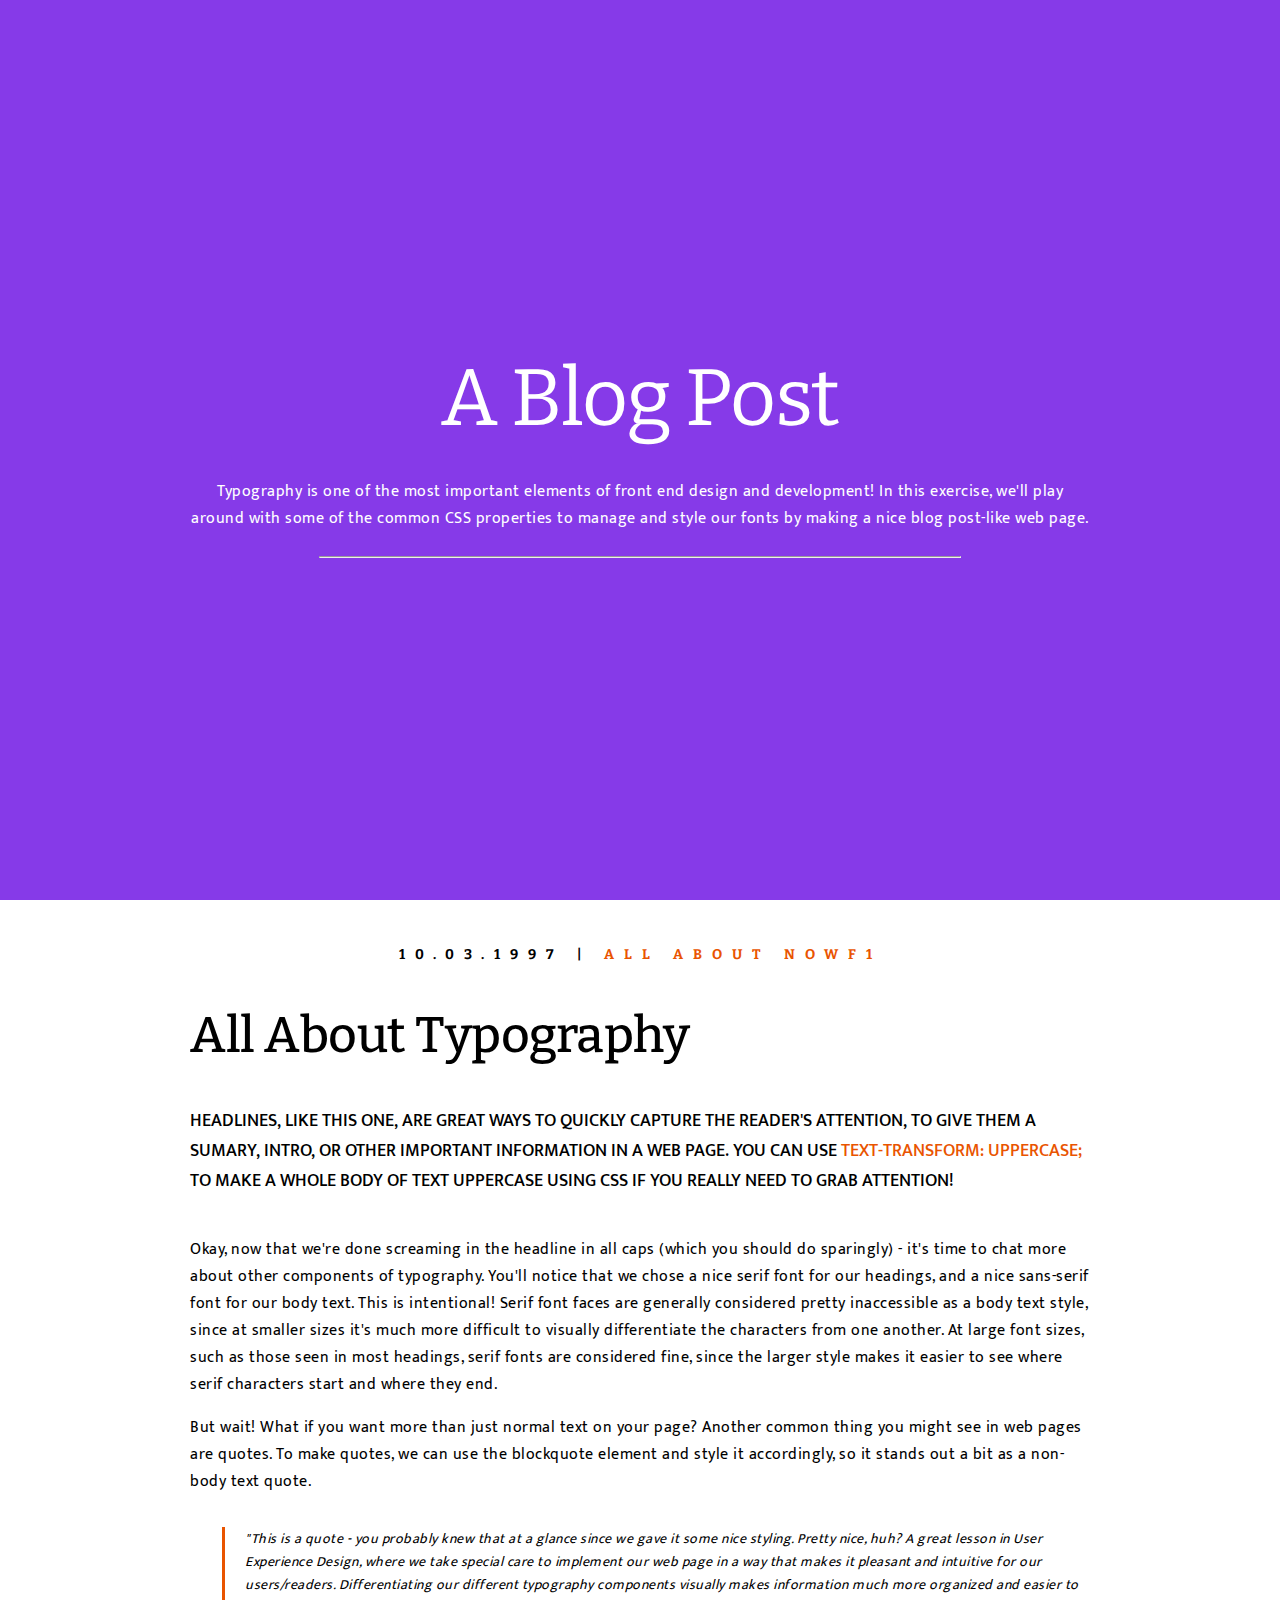
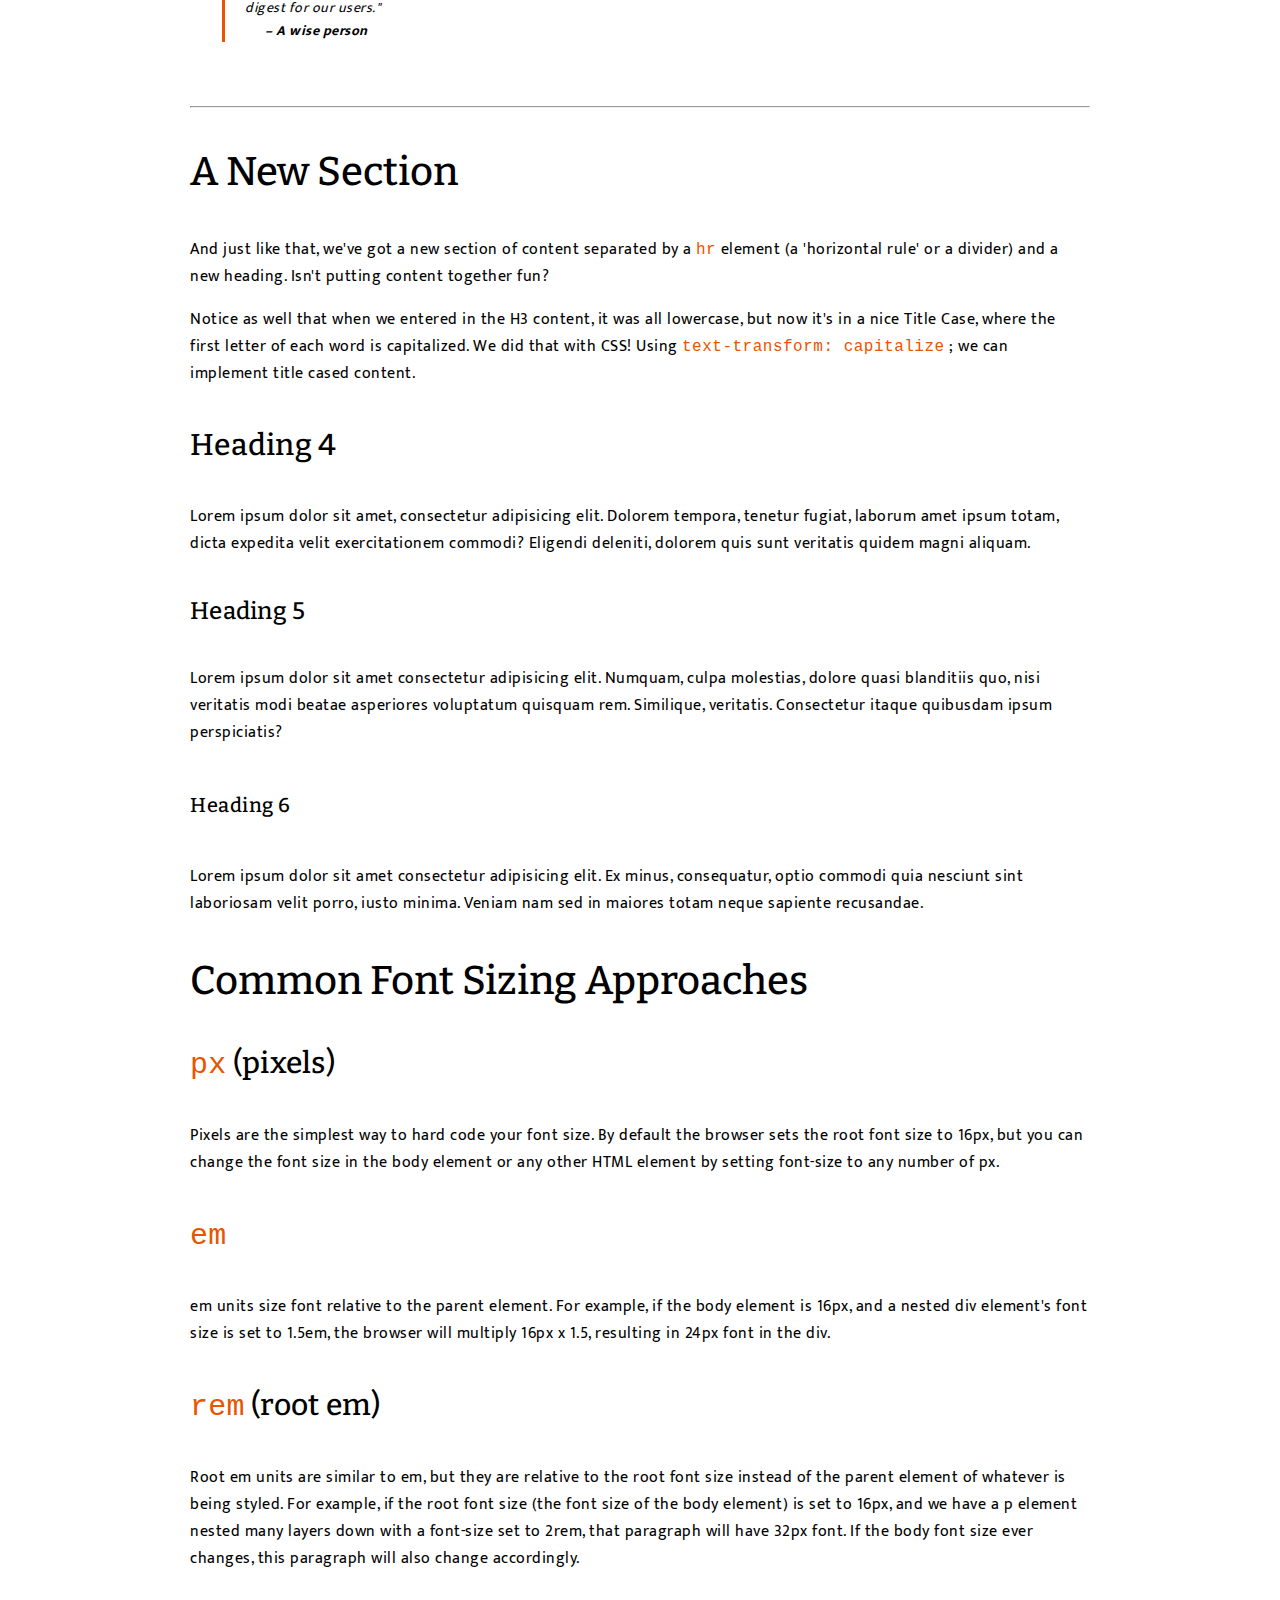
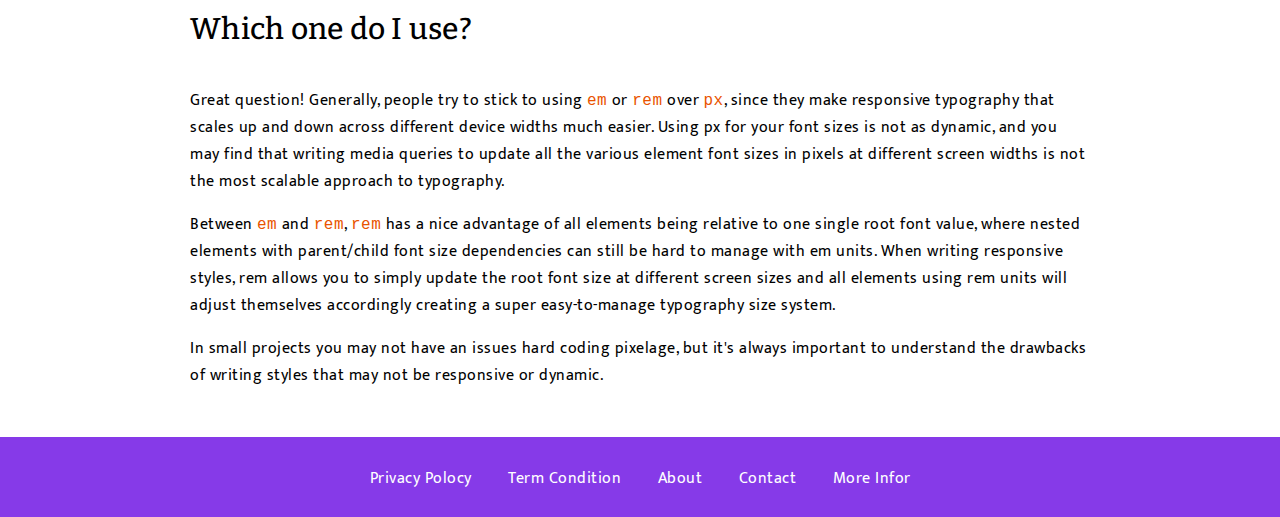
<file: Blog Post/index.html>
<!DOCTYPE html>
<html lang="en">
  <head>
    <meta charset="UTF-8" />
    <meta name="viewport" content="width=device-width, initial-scale=1.0" />
    <link rel="preconnect" href="https://fonts.googleapis.com" />
    <link rel="preconnect" href="https://fonts.gstatic.com" crossorigin />
    <link
      href="https://fonts.googleapis.com/css2?family=Bitter:ital,wght@0,100..900;1,100..900&family=Mukta:wght@200;300;400;500;600;700;800&display=swap"
      rel="stylesheet"
    />
    <link rel="stylesheet" href="style.css" />
    <title>Blog Post</title>
  </head>
  <body>
    <div class="hero">
      <h1>A Blog Post</h1>
      <p>
        Typography is one of the most important elements of front end design and
        development! In this exercise, we'll play around with some of the common
        CSS properties to manage and style our fonts by making a nice blog
        post-like web page.
      </p>
      <hr />
    </div>

    <div class="content">
      <p class="info">10.03.1997 | <span>all about nowf1</span></p>
      <h2>All About Typography</h2>
      <p class="headlines">
        Headlines, like this one, are great ways to quickly capture the reader's
        attention, to give them a sumary, intro, or other important information
        in a web page. You can use <span>text-transform: uppercase;</span> to
        make a whole body of text uppercase using CSS if you really need to grab
        attention!
      </p>
      <p>
        Okay, now that we're done screaming in the headline in all caps (which
        you should do sparingly) - it's time to chat more about other components
        of typography. You'll notice that we chose a nice serif font for our
        headings, and a nice sans-serif font for our body text. This is
        intentional! Serif font faces are generally considered pretty
        inaccessible as a body text style, since at smaller sizes it's much more
        difficult to visually differentiate the characters from one another. At
        large font sizes, such as those seen in most headings, serif fonts are
        considered fine, since the larger style makes it easier to see where
        serif characters start and where they end.
      </p>
      <p>
        But wait! What if you want more than just normal text on your page?
        Another common thing you might see in web pages are quotes. To make
        quotes, we can use the blockquote element and style it accordingly, so
        it stands out a bit as a non-body text quote.
      </p>
      <blockquote class="quote">
        "This is a quote - you probably knew that at a glance since we gave it
        some nice styling. Pretty nice, huh? A great lesson in User Experience
        Design, where we take special care to implement our web page in a way
        that makes it pleasant and intuitive for our users/readers.
        Differentiating our different typography components visually makes
        information much more organized and easier to digest for our users."
        <cite>– A wise person</cite>
      </blockquote>
      <hr />
      <h3>a new section</h3>
      <p>
        And just like that, we've got a new section of content separated by a
        <code>hr</code>
        element (a 'horizontal rule' or a divider) and a new heading. Isn't
        putting content together fun?
      </p>
      <p>
        Notice as well that when we entered in the H3 content, it was all
        lowercase, but now it's in a nice Title Case, where the first letter of
        each word is capitalized. We did that with CSS! Using
        <code>text-transform: capitalize</code> ; we can implement title cased
        content.
      </p>
      <h4>Heading 4</h4>
      <p>
        Lorem ipsum dolor sit amet, consectetur adipisicing elit. Dolorem
        tempora, tenetur fugiat, laborum amet ipsum totam, dicta expedita velit
        exercitationem commodi? Eligendi deleniti, dolorem quis sunt veritatis
        quidem magni aliquam.
      </p>
      <h5>Heading 5</h5>
      <p>
        Lorem ipsum dolor sit amet consectetur adipisicing elit. Numquam, culpa
        molestias, dolore quasi blanditiis quo, nisi veritatis modi beatae
        asperiores voluptatum quisquam rem. Similique, veritatis. Consectetur
        itaque quibusdam ipsum perspiciatis?
      </p>
      <h6>Heading 6</h6>
      <p>
        Lorem ipsum dolor sit amet consectetur adipisicing elit. Ex minus,
        consequatur, optio commodi quia nesciunt sint laboriosam velit porro,
        iusto minima. Veniam nam sed in maiores totam neque sapiente recusandae.
      </p>
      <h3>Common Font Sizing Approaches</h3>
      <h4><code>px</code> (pixels)</h4>
      <p>
        Pixels are the simplest way to hard code your font size. By default the
        browser sets the root font size to 16px, but you can change the font
        size in the body element or any other HTML element by setting font-size
        to any number of px.
      </p>
      <h4><code>em</code></h4>
      <p>
        em units size font relative to the parent element. For example, if the
        body element is 16px, and a nested div element's font size is set to
        1.5em, the browser will multiply 16px x 1.5, resulting in 24px font in
        the div.
      </p>
      <h4><code>rem</code> (root em)</h4>
      <p>
        Root em units are similar to em, but they are relative to the root font
        size instead of the parent element of whatever is being styled. For
        example, if the root font size (the font size of the body element) is
        set to 16px, and we have a p element nested many layers down with a
        font-size set to 2rem, that paragraph will have 32px font. If the body
        font size ever changes, this paragraph will also change accordingly.
      </p>
      <h4>Which one do I use?</h4>
      <p>
        Great question! Generally, people try to stick to using
        <code>em</code> or <code>rem</code> over <code>px</code>, since they
        make responsive typography that scales up and down across different
        device widths much easier. Using px for your font sizes is not as
        dynamic, and you may find that writing media queries to update all the
        various element font sizes in pixels at different screen widths is not
        the most scalable approach to typography.
      </p>
      <p>
        Between <code>em</code> and <code>rem</code>, <code>rem</code> has a
        nice advantage of all elements being relative to one single root font
        value, where nested elements with parent/child font size dependencies
        can still be hard to manage with em units. When writing responsive
        styles, rem allows you to simply update the root font size at different
        screen sizes and all elements using rem units will adjust themselves
        accordingly creating a super easy-to-manage typography size system.
      </p>
      <p>
        In small projects you may not have an issues hard coding pixelage, but
        it's always important to understand the drawbacks of writing styles that
        may not be responsive or dynamic.
      </p>
    </div>
    <footer>
      <ul>
        <li>
          <a href="#privacy">Privacy Polocy</a>
        </li>
        <li>
          <a href="#term">Term Condition</a>
        </li>
        <li>
          <a href="#about">About</a>
        </li>
        <li>
          <a href="#contact">Contact</a>
        </li>
        <li>
          <a href="#more">More Infor</a>
        </li>
      </ul>
    </footer>
  </body>
</html>
</file>
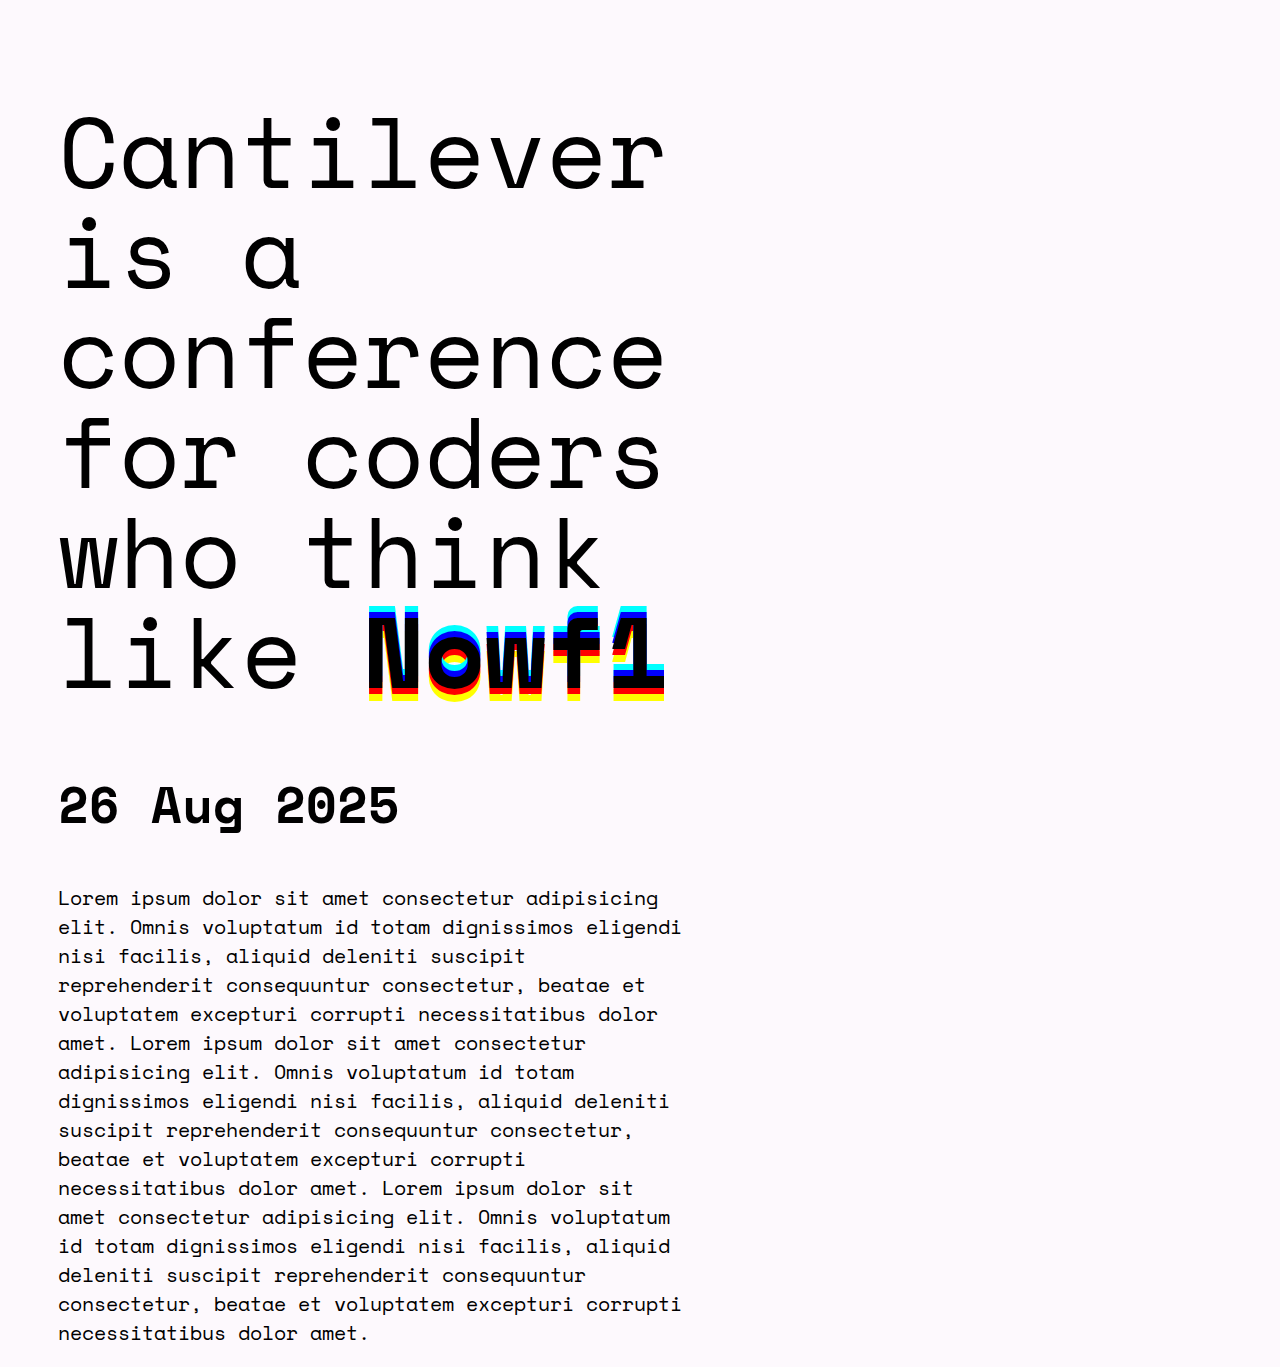
<file: Cantilever/index.html>
<!DOCTYPE html>
<html lang="en">
  <head>
    <meta charset="UTF-8" />
    <meta name="viewport" content="width=device-width, initial-scale=1.0" />
    <link rel="stylesheet" href="app.css" />
    <link rel="preconnect" href="https://fonts.googleapis.com" />
    <link rel="preconnect" href="https://fonts.gstatic.com" crossorigin />
    <link
      href="https://fonts.googleapis.com/css2?family=Space+Mono:ital,wght@0,400;0,700;1,400;1,700&display=swap"
      rel="stylesheet"
    />
    <title>Cantilever</title>
  </head>
  <body>
    <div class="container">
      <h1>
        Cantilever is a conference for coders who think like <span>Nowf1</span>
      </h1>
      <h2>26 Aug 2025</h2>
      <p>
        Lorem ipsum dolor sit amet consectetur adipisicing elit. Omnis
        voluptatum id totam dignissimos eligendi nisi facilis, aliquid deleniti
        suscipit reprehenderit consequuntur consectetur, beatae et voluptatem
        excepturi corrupti necessitatibus dolor amet. Lorem ipsum dolor sit amet
        consectetur adipisicing elit. Omnis voluptatum id totam dignissimos
        eligendi nisi facilis, aliquid deleniti suscipit reprehenderit
        consequuntur consectetur, beatae et voluptatem excepturi corrupti
        necessitatibus dolor amet. Lorem ipsum dolor sit amet consectetur
        adipisicing elit. Omnis voluptatum id totam dignissimos eligendi nisi
        facilis, aliquid deleniti suscipit reprehenderit consequuntur
        consectetur, beatae et voluptatem excepturi corrupti necessitatibus
        dolor amet.
      </p>
    </div>
  </body>
</html>
</file>
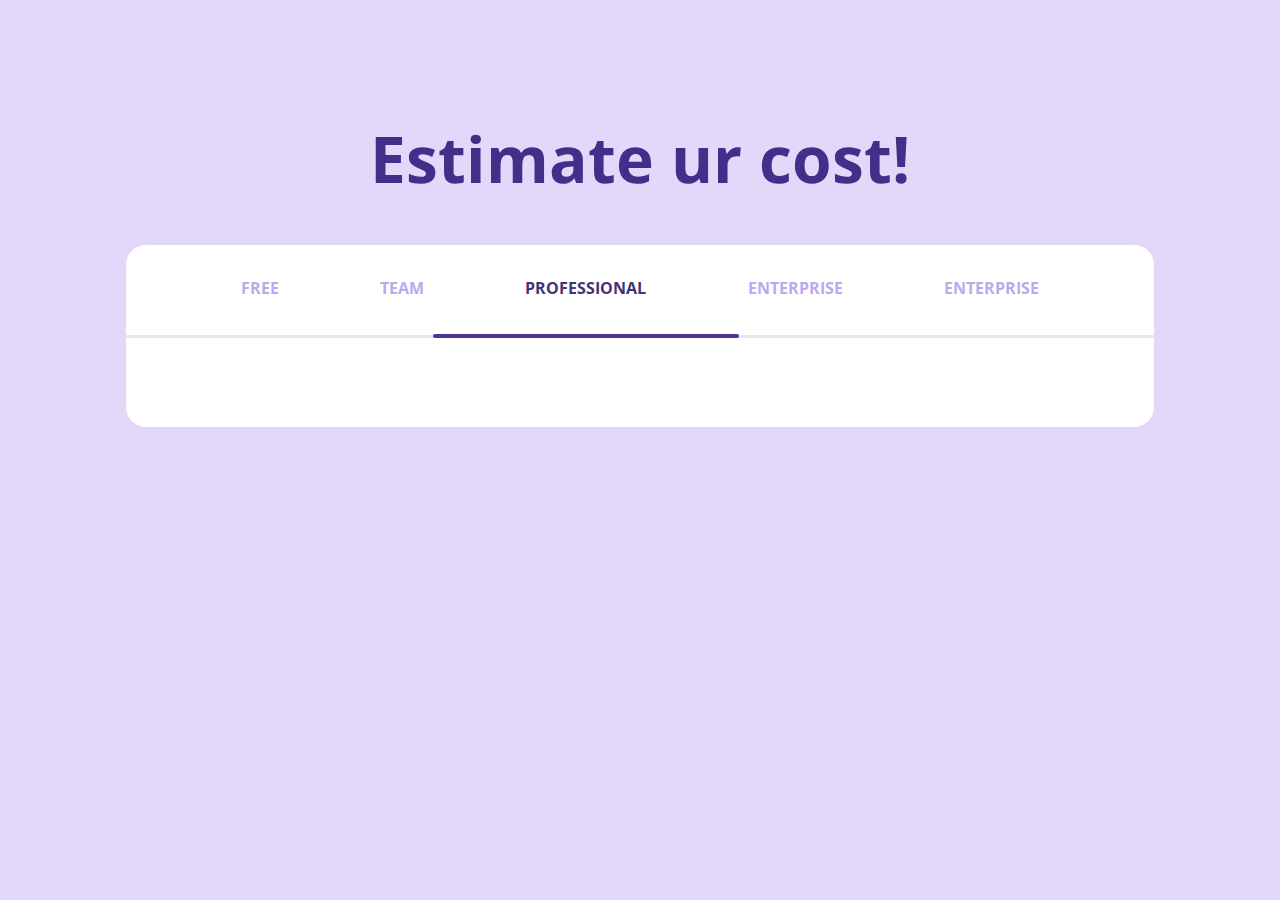
<file: Cost Estimator/index.html>
<!DOCTYPE html>
<html lang="en">
  <head>
    <meta charset="UTF-8" />
    <meta name="viewport" content="width=device-width, initial-scale=1.0" />

    <link rel="stylesheet" href="style.css" />
    <link rel="preconnect" href="https://fonts.googleapis.com" />
    <link rel="preconnect" href="https://fonts.gstatic.com" crossorigin />
    <link
      href="https://fonts.googleapis.com/css2?family=Open+Sans:ital,wght@0,300..800;1,300..800&display=swap"
      rel="stylesheet"
    />
    <title>Cost Estimator</title>
  </head>
  <body>
    <h1>Estimate ur cost!</h1>
    <div class="container">
      <div class="tabs">
        <p>Free</p>
        <p >Team</span></p>
        <p class="active">Professional</p>
        <p>Enterprise</p>
        <p>Enterprise</p>
      </div>
      <div class="line"></div>
    </div>
  </body>
</html>
</file>
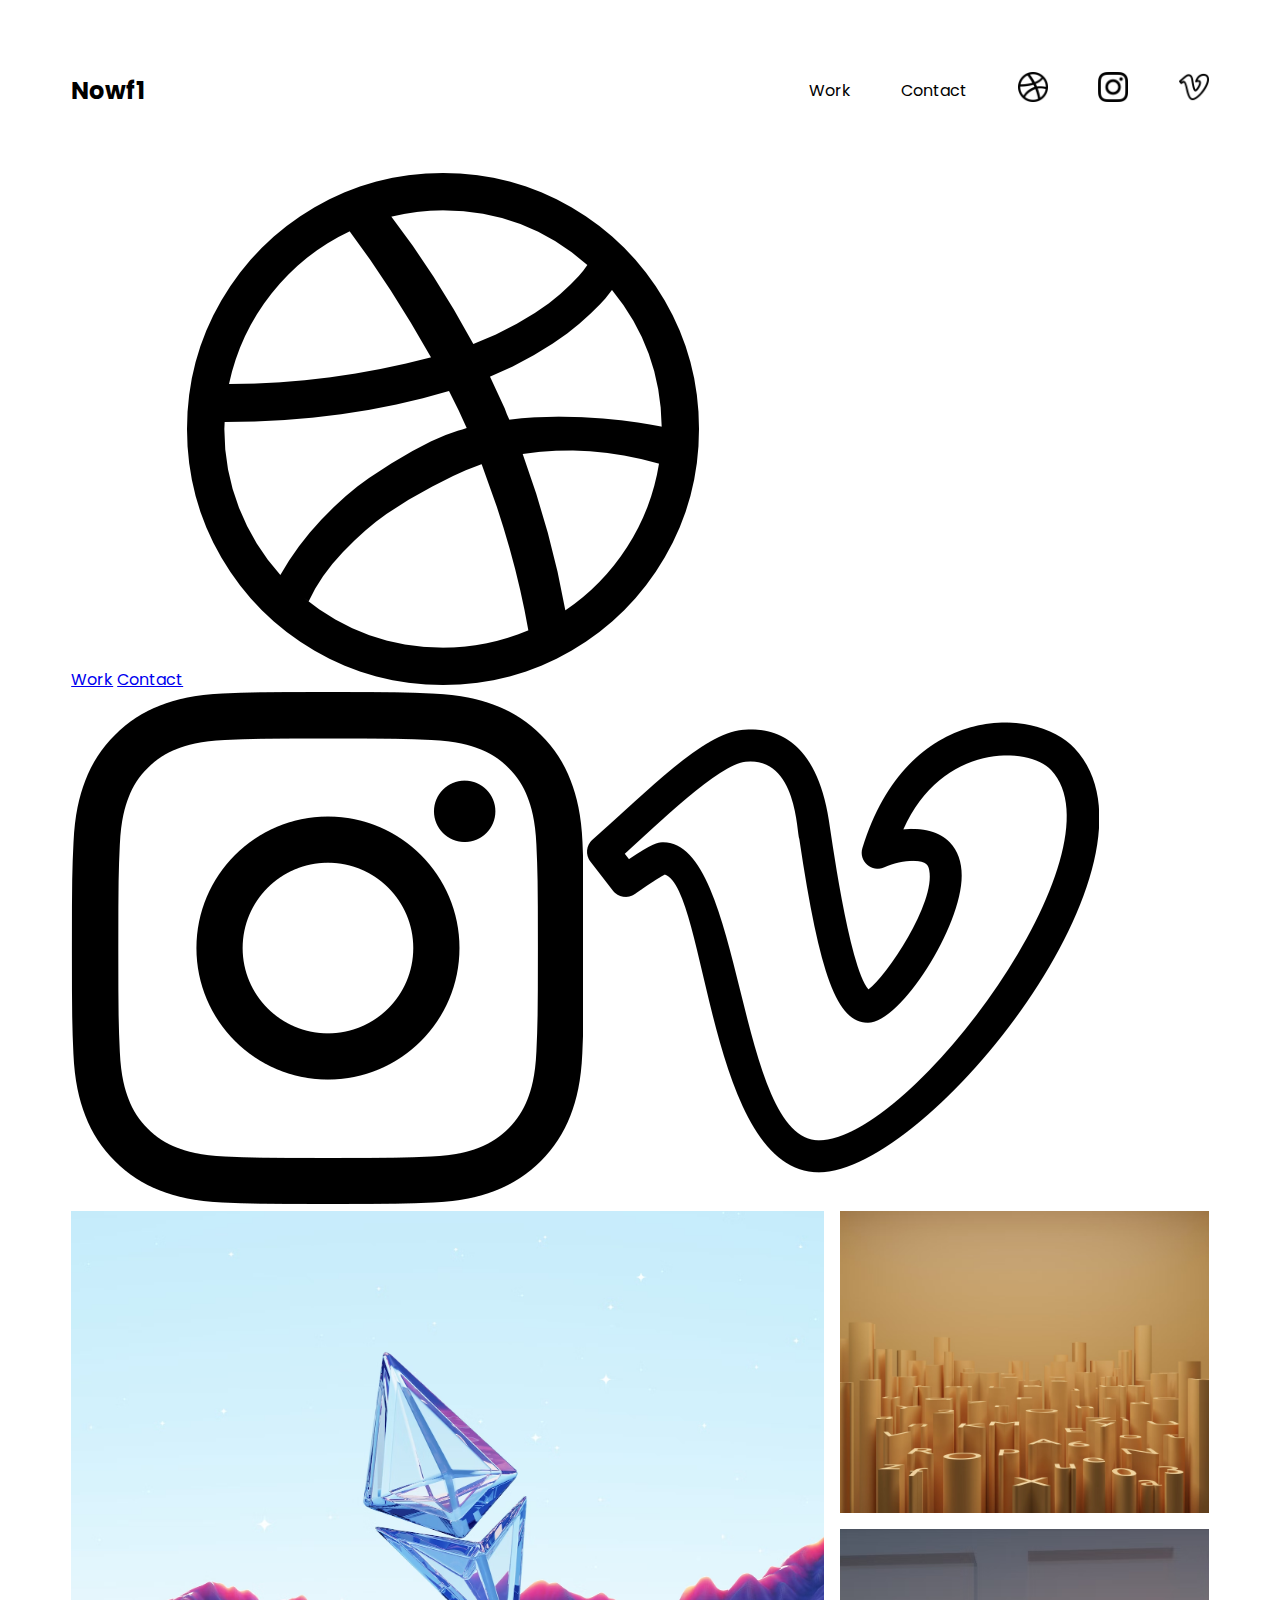
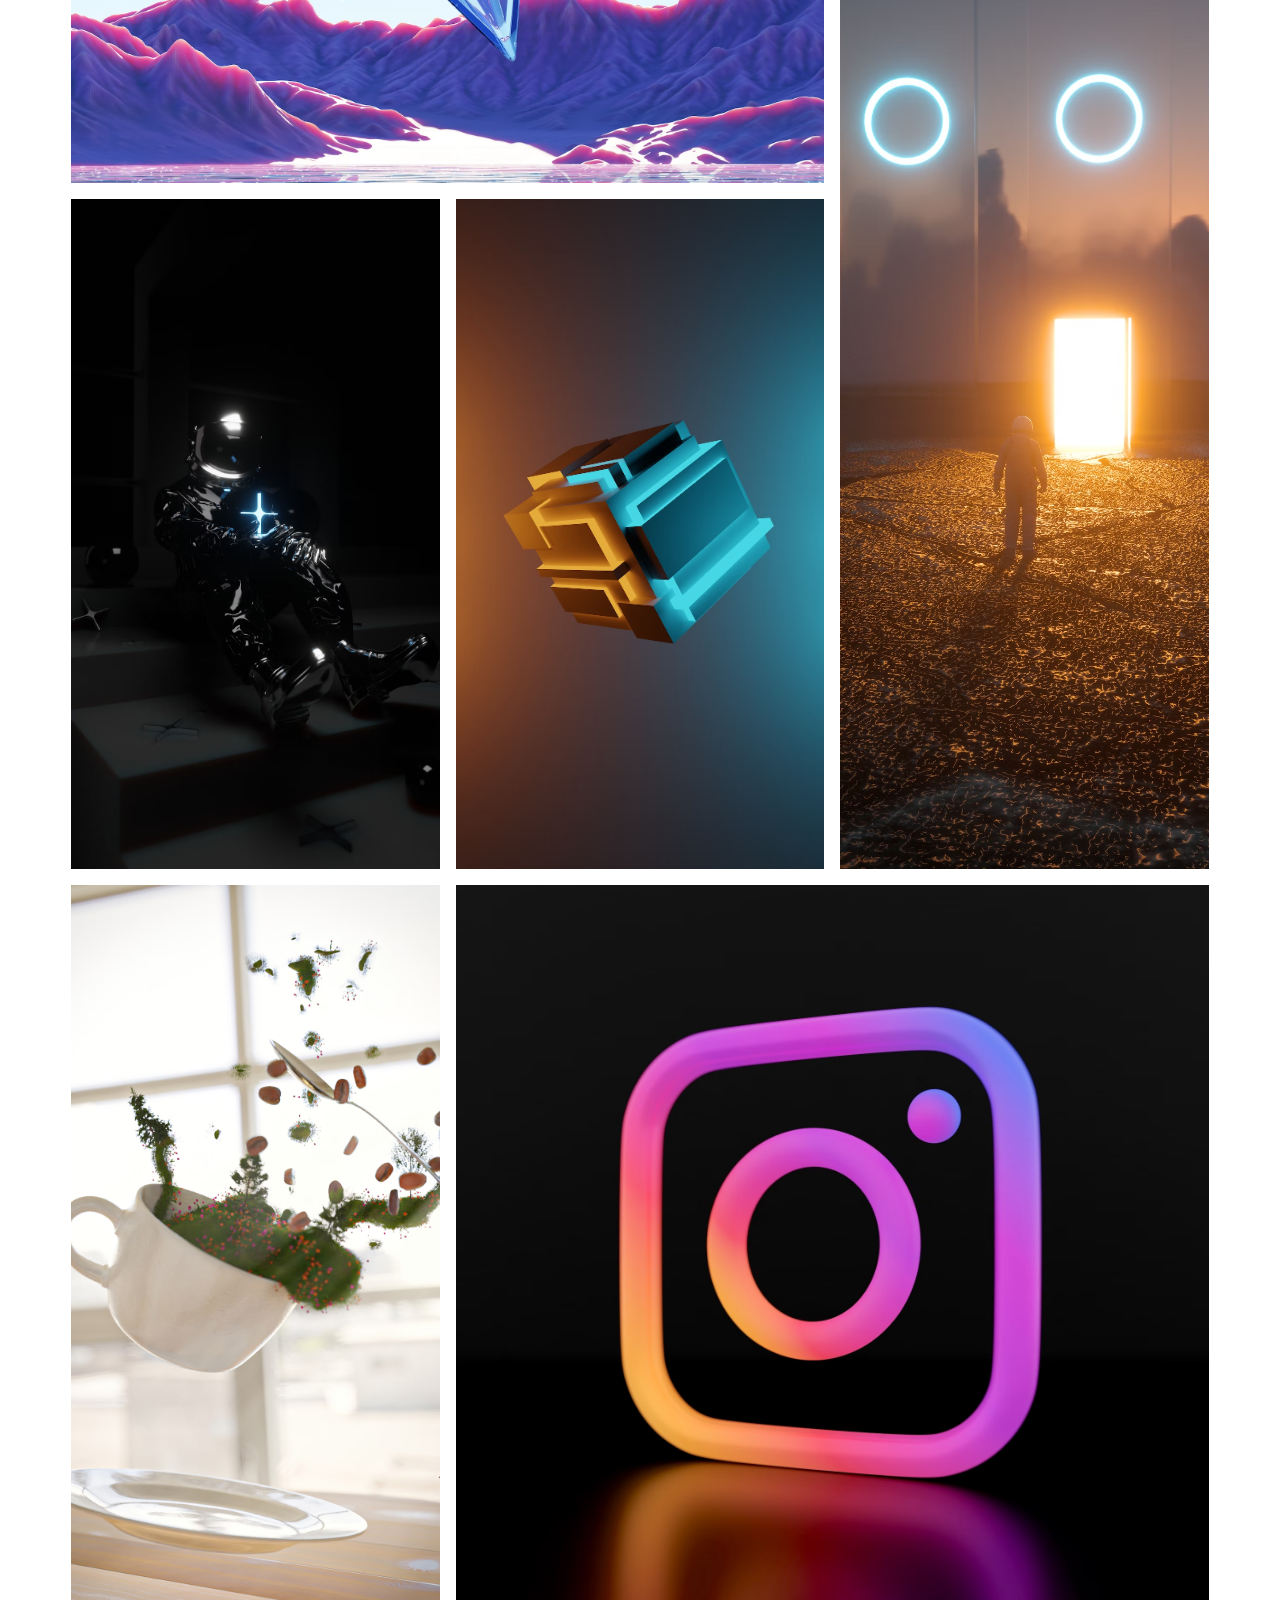
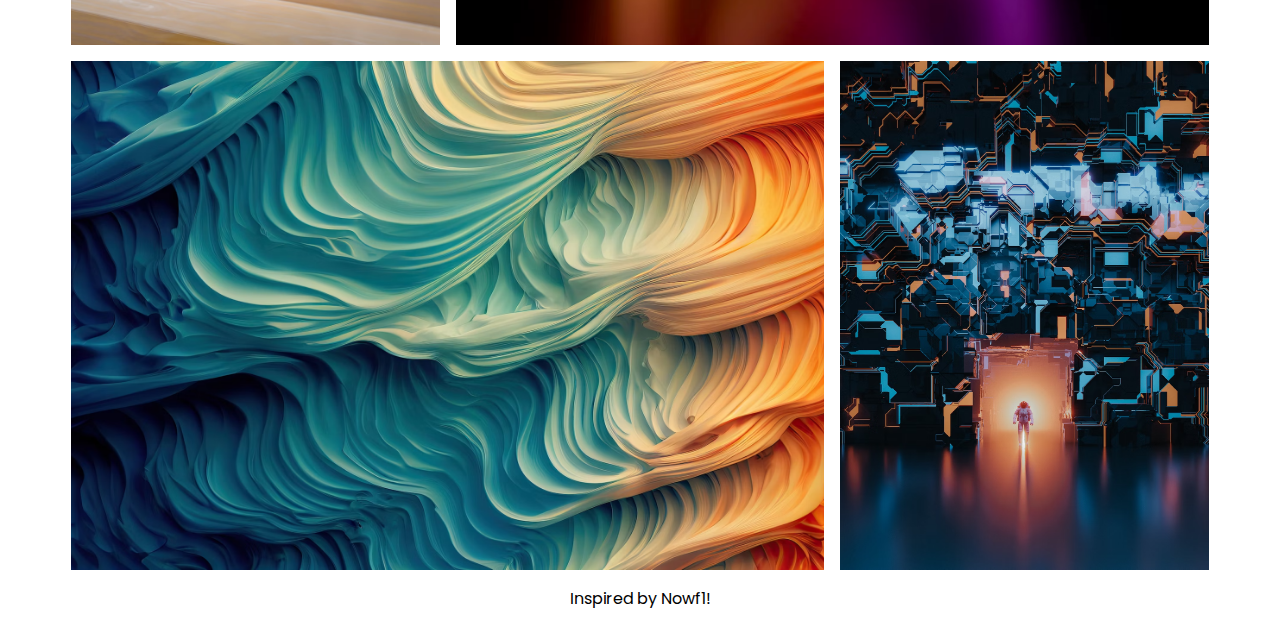
<file: Grid Project/index.html>
<!DOCTYPE html>
<html lang="en">
  <head>
    <meta charset="UTF-8" />
    <meta name="viewport" content="width=device-width, initial-scale=1.0" />
    <link rel="stylesheet" href="style.css" />
    <link rel="preconnect" href="https://fonts.googleapis.com" />
    <link rel="preconnect" href="https://fonts.gstatic.com" crossorigin />
    <link
      href="https://fonts.googleapis.com/css2?family=Poppins:ital,wght@0,100;0,200;0,300;0,400;0,500;0,600;0,700;0,800;0,900;1,100;1,200;1,300;1,400;1,500;1,600;1,700;1,800;1,900&display=swap"
      rel="stylesheet"
    />
    <title>Grid Project</title>
  </head>
  <body>
    <div class="container">
      <header class="navbar">
        <div class="left">Nowf1</div>
        <div class="right">
          <a href="#work">Work</a>
          <a href="#contact">Contact</a>
          <a href="#dribble"
            ><img src="./images/dribble_icon.png" alt="dribble_icon"
          /></a>
          <a href="#insta"
            ><img src="./images/insta_icon.png" alt="insta_icon"
          /></a>
          <a href="#v"><img src="./images/v_icon.png" alt="v_icon" /></a>
        </div>
        <div class="hamburger">
          <div class="bar1"></div>
          <div class="bar2"></div>
          <div class="bar3"></div>
        </div>
      </header>
      <nav class="mobileNav">
        <a href="#work">Work</a>
        <a href="#work">Contact</a>
        <a href="#dribble"
          ><img src="./images/dribble_icon.png" alt="dribble_icon"
        /></a>
        <a href="#insta"
          ><img src="./images/insta_icon.png" alt="insta_icon"
        /></a>
        <a href="#v"><img src="./images/v_icon.png" alt="v_icon" /></a>
      </nav>
      <div class="project-grid">
        <div class="project" id="eth">
          <img src="./images//eth.avif" alt="" />
          <p class="overlay">View Project</p>
        </div>
        <div class="project" id="alphabet">
          <img src="./images//alphabet.avif" alt="" />
          <p class="overlay">View Project</p>
        </div>
        <div class="project" id="traveler">
          <img src="./images//traveler.avif" alt="" />
          <p class="overlay">View Project</p>
        </div>
        <div class="project" id="cube">
          <img src="./images//cube.avif" alt="" />
          <p class="overlay">View Project</p>
        </div>
        <div class="project" id="astro">
          <img src="./images//astro.avif" alt="" />
          <p class="overlay white">View Project</p>
        </div>
        <div class="project" id="cup">
          <img src="./images//cup.avif" alt="" />
          <p class="overlay">View Project</p>
        </div>
        <div class="project" id="insta">
          <img src="./images//insta.avif" alt="" />
          <p class="overlay white">View Project</p>
        </div>
        <div class="project" id="foam">
          <img src="./images//foam.avif" alt="" />
          <p class="overlay">View Project</p>
        </div>
        <div class="project" id="dimensional">
          <img src="./images//dimensional.avif" alt="" />
          <p class="overlay white">View Project</p>
        </div>
      </div>
      <footer class="footer">Inspired by Nowf1!</footer>
    </div>
  </body>
  <script src="./index.js"></script>
</html>
</file>
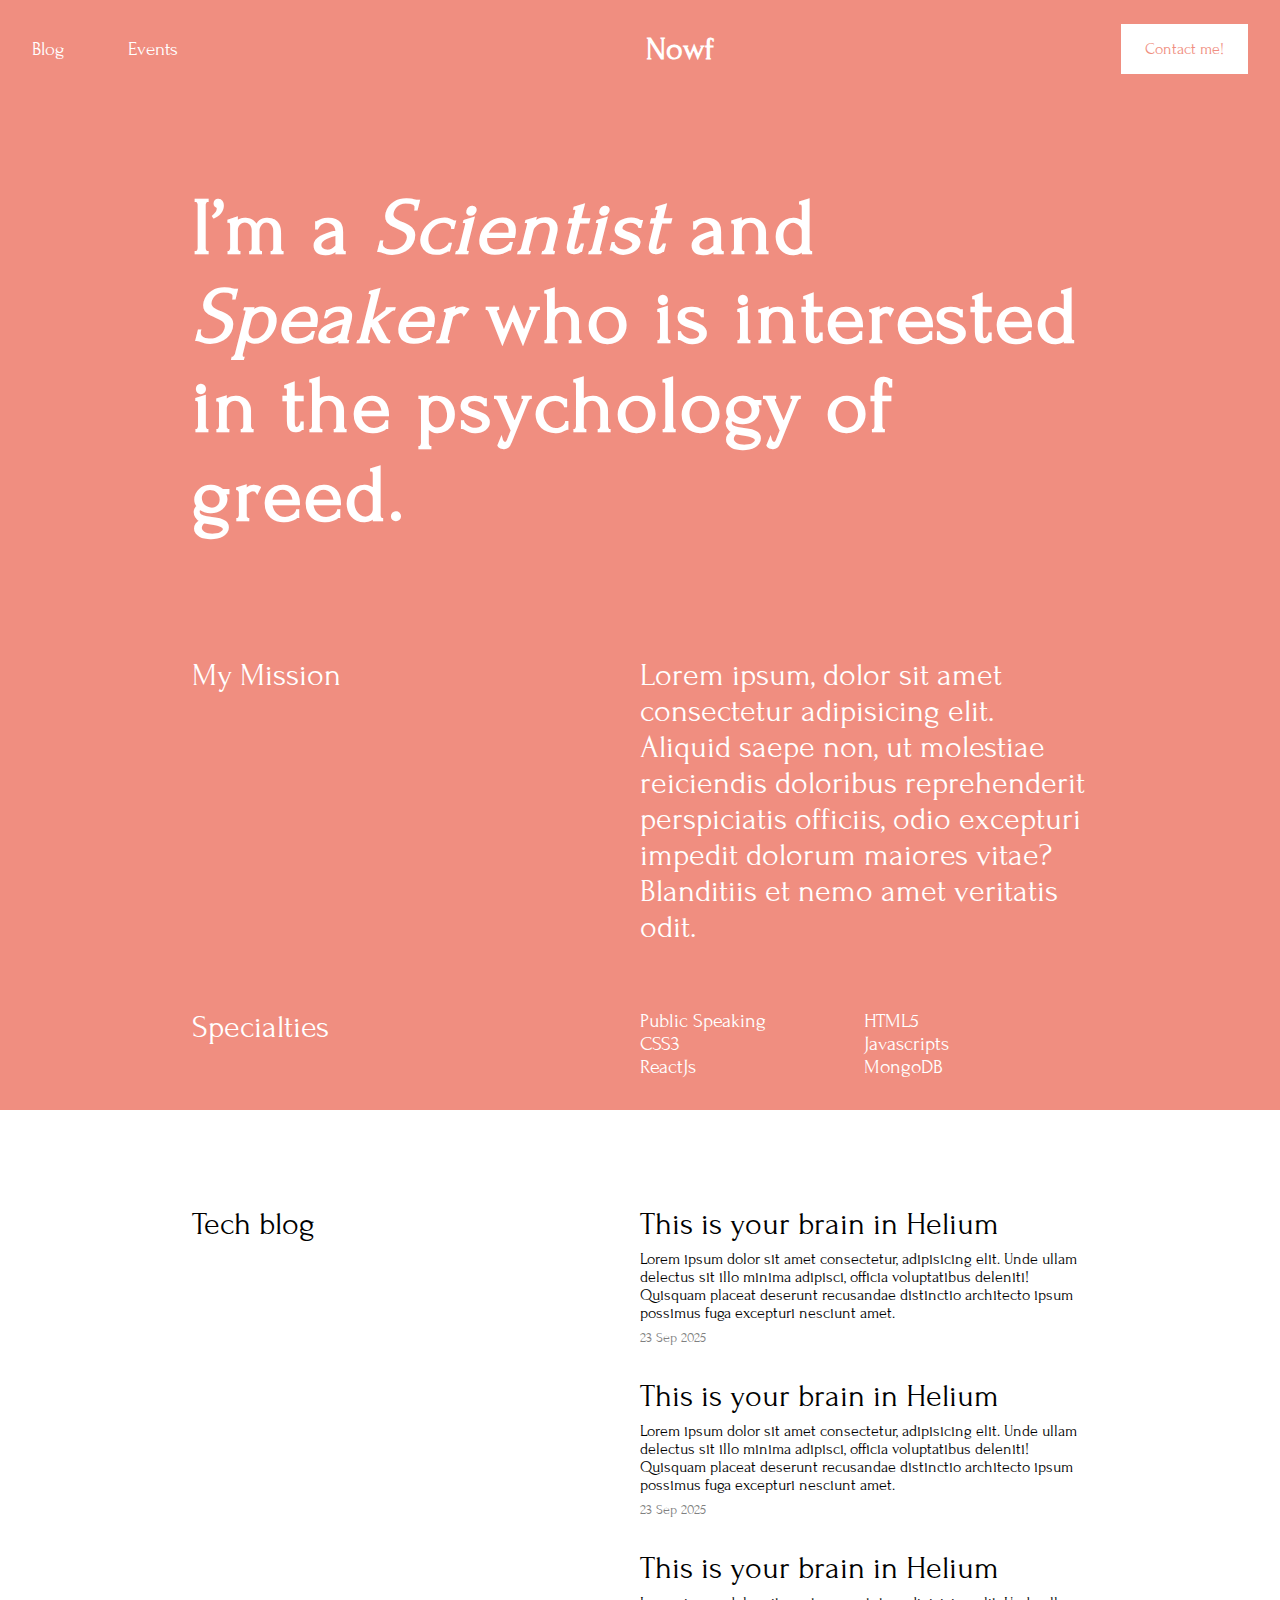
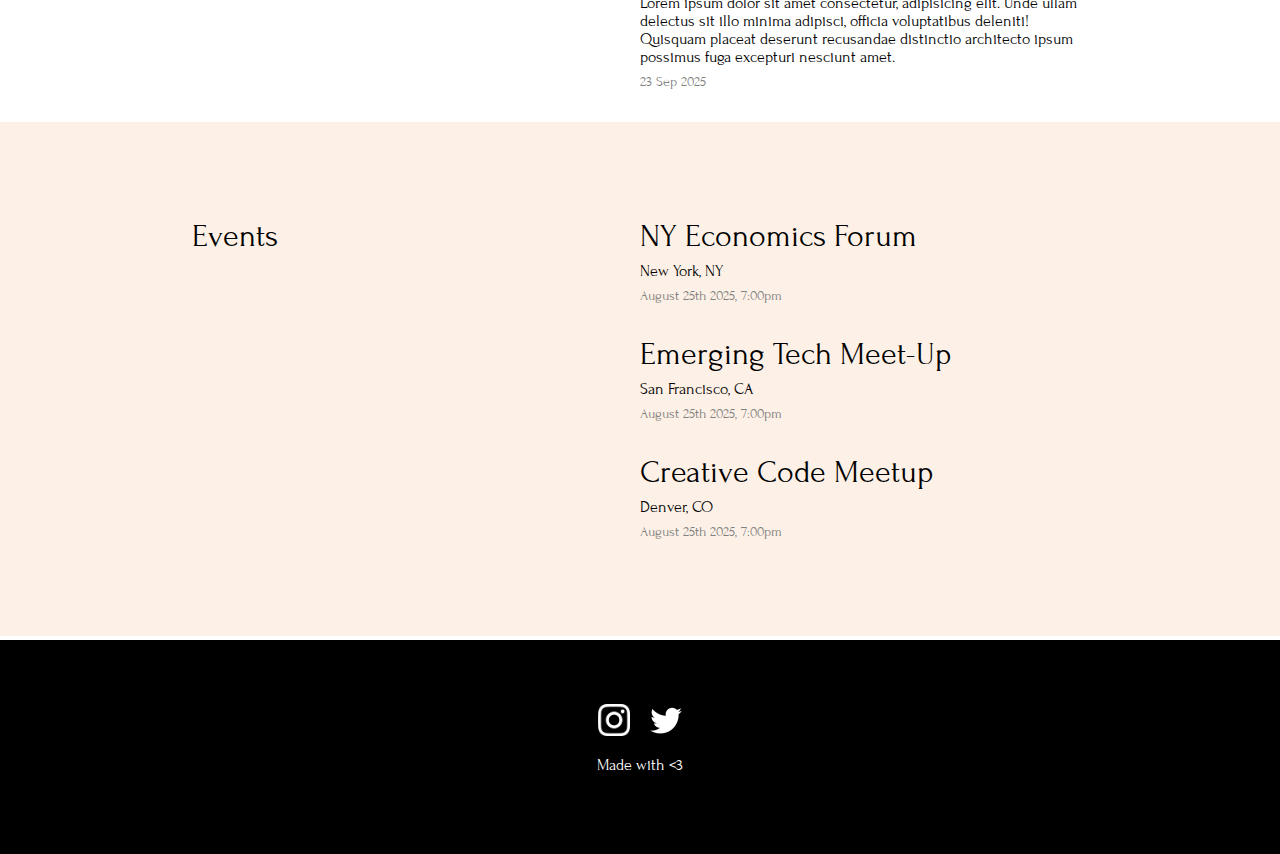
<file: Hazel CV/index.html>
<!DOCTYPE html>
<html lang="en">
  <head>
    <meta charset="UTF-8" />
    <meta name="viewport" content="width=device-width, initial-scale=1.0" />
    <title>-Nowf1 | CV</title>
    <link rel="preconnect" href="https://fonts.googleapis.com" />
    <link rel="preconnect" href="https://fonts.gstatic.com" crossorigin />
    <link
      href="https://fonts.googleapis.com/css2?family=Forum&display=swap"
      rel="stylesheet"
    />
    <link rel="stylesheet" href="style.css" />
  </head>
  <body>
    <section class="hero">
      <header class="navbar">
        <nav class="links">
          <a href="">Blog</a>
          <a href="">Events</a>
        </nav>
        <p>Nowf</p>
        <a href="" class="contact">Contact me!</a>
      </header>
      <div class="hero-content">
        <h1 class="tagline">
          I’m a <em>Scientist</em> and <em>Speaker</em> who is interested in the
          psychology of greed.
        </h1>
        <div class="two-column-section">
          <p>My Mission</p>
          <p>
            Lorem ipsum, dolor sit amet consectetur adipisicing elit. Aliquid
            saepe non, ut molestiae reiciendis doloribus reprehenderit
            perspiciatis officiis, odio excepturi impedit dolorum maiores vitae?
            Blanditiis et nemo amet veritatis odit.
          </p>
        </div>
        <div class="two-column-section">
          <p>Specialties</p>
          <ul class="skills">
            <li>Public Speaking</li>

            <li>HTML5</li>
            <li>CSS3</li>
            <li>Javascripts</li>
            <li>ReactJs</li>
            <li>MongoDB</li>
          </ul>
        </div>
      </div>
    </section>

    <section class="blog-section">
      <div class="blog-content">
        <div class="two-column-section">
          <p>Tech blog</p>
          <div class="blog-post">
            <p class="blog-heading">This is your brain in Helium</p>
            <p class="blog-text">
              Lorem ipsum dolor sit amet consectetur, adipisicing elit. Unde
              ullam delectus sit illo minima adipisci, officia voluptatibus
              deleniti! Quisquam placeat deserunt recusandae distinctio
              architecto ipsum possimus fuga excepturi nesciunt amet.
            </p>
            <p class="blog-date">23 Sep 2025</p>
            <p class="blog-heading">This is your brain in Helium</p>
            <p class="blog-text">
              Lorem ipsum dolor sit amet consectetur, adipisicing elit. Unde
              ullam delectus sit illo minima adipisci, officia voluptatibus
              deleniti! Quisquam placeat deserunt recusandae distinctio
              architecto ipsum possimus fuga excepturi nesciunt amet.
            </p>
            <p class="blog-date">23 Sep 2025</p>
            <p class="blog-heading">This is your brain in Helium</p>
            <p class="blog-text">
              Lorem ipsum dolor sit amet consectetur, adipisicing elit. Unde
              ullam delectus sit illo minima adipisci, officia voluptatibus
              deleniti! Quisquam placeat deserunt recusandae distinctio
              architecto ipsum possimus fuga excepturi nesciunt amet.
            </p>
            <p class="blog-date">23 Sep 2025</p>
          </div>
        </div>
      </div>
    </section>

    <section class="events-section">
      <div class="events-content">
        <div class="two-column-section">
          <p>Events</p>
          <div class="events-card">
            <p class="event-title">NY Economics Forum</p>
            <p class="event-location">New York, NY</p>
            <p class="event-date">August 25th 2025, 7:00pm</p>
            <p class="event-title">Emerging Tech Meet-Up</p>
            <p class="event-location">San Francisco, CA</p>
            <p class="event-date">August 25th 2025, 7:00pm</p>
            <p class="event-title">Creative Code Meetup</p>
            <p class="event-location">Denver, CO</p>
            <p class="event-date">August 25th 2025, 7:00pm</p>
          </div>
        </div>
      </div>
    </section>
    <footer>
      <div class="footer-content">
        <img src="./public/image/instagram.png" alt="" />
        <img src="./public/image/twitter.png" alt="" />
        <p>Made with <3</p>
      </div>
    </footer>
  </body>
</html>
</file>
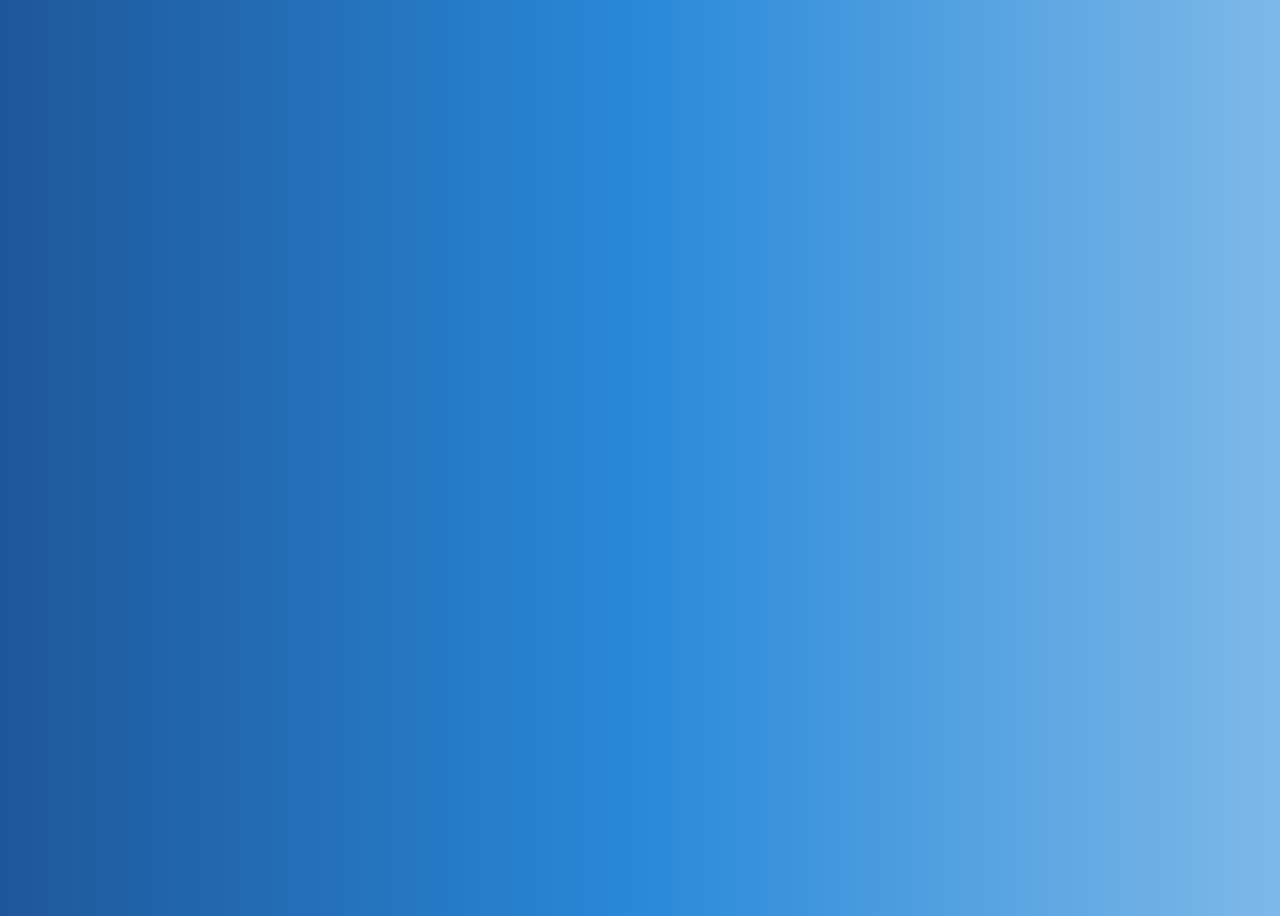
<file: Practice/index.html>
<!DOCTYPE html>
<html lang="en">
  <head>
    <meta charset="UTF-8" />
    <meta name="viewport" content="width=device-width, initial-scale=1.0" />
    <title>Background</title>
    <link rel="stylesheet" href="style.css" />
  </head>
  <body>
    <div class="box first"></div>
    <div class="box"></div>
    <div class="box"></div>
  </body>
</html>
</file>
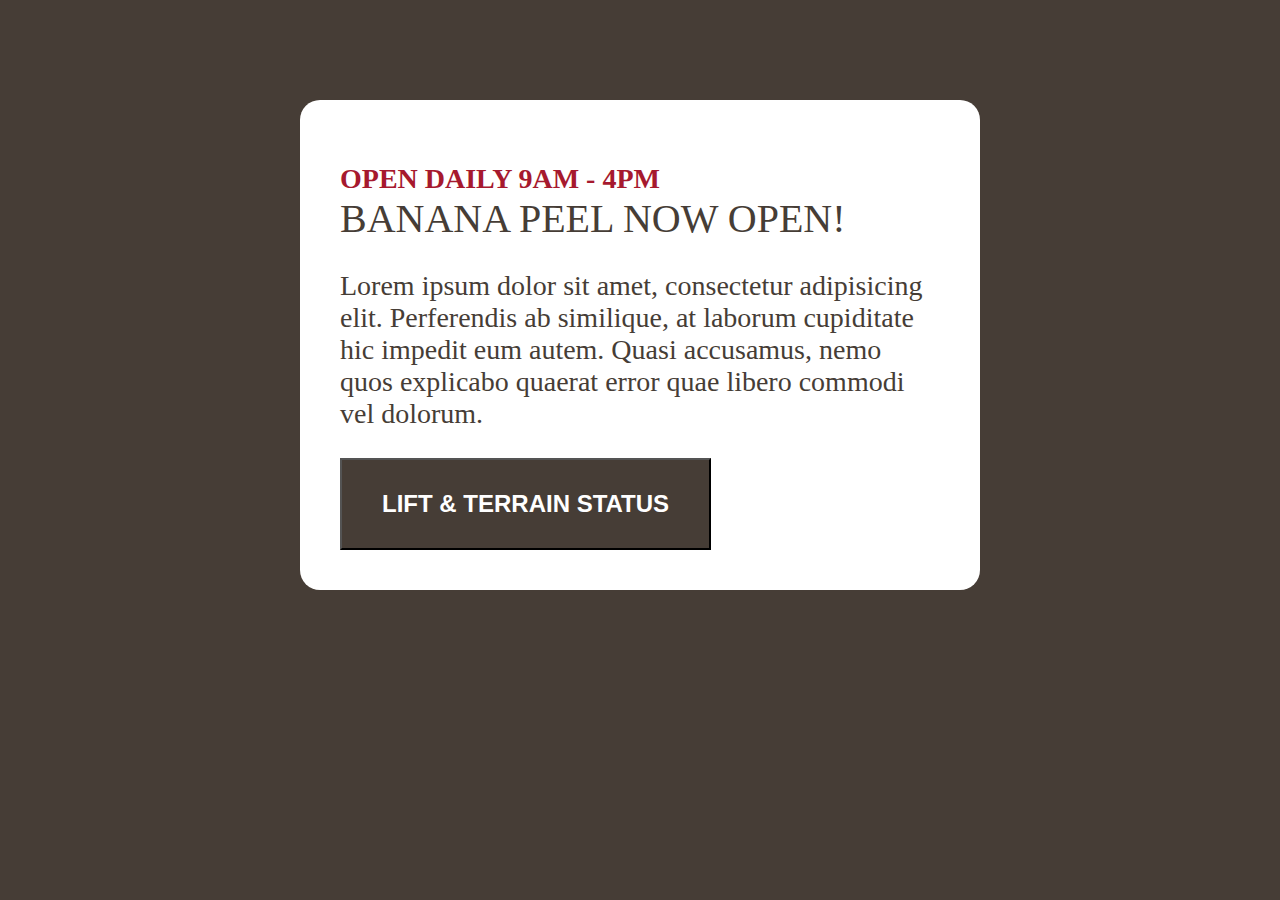
<file: SkiResort/index.html>
<!DOCTYPE html>
<html lang="en">
  <head>
    <meta charset="UTF-8" />
    <meta name="viewport" content="width=device-width, initial-scale=1.0" />
    <title>Document</title>
    <link rel="stylesheet" href="style.css" />
  </head>
  <body>
    <div class="container">
      <h2>open daily 9am - 4pm</h2>
      <h1>Banana Peel now open!</h1>
      <p>
        Lorem ipsum dolor sit amet, consectetur adipisicing elit. Perferendis ab
        similique, at laborum cupiditate hic impedit eum autem. Quasi accusamus,
        nemo quos explicabo quaerat error quae libero commodi vel dolorum.
      </p>
      <button>lift & terrain status</button>
    </div>
  </body>
</html>
</file>
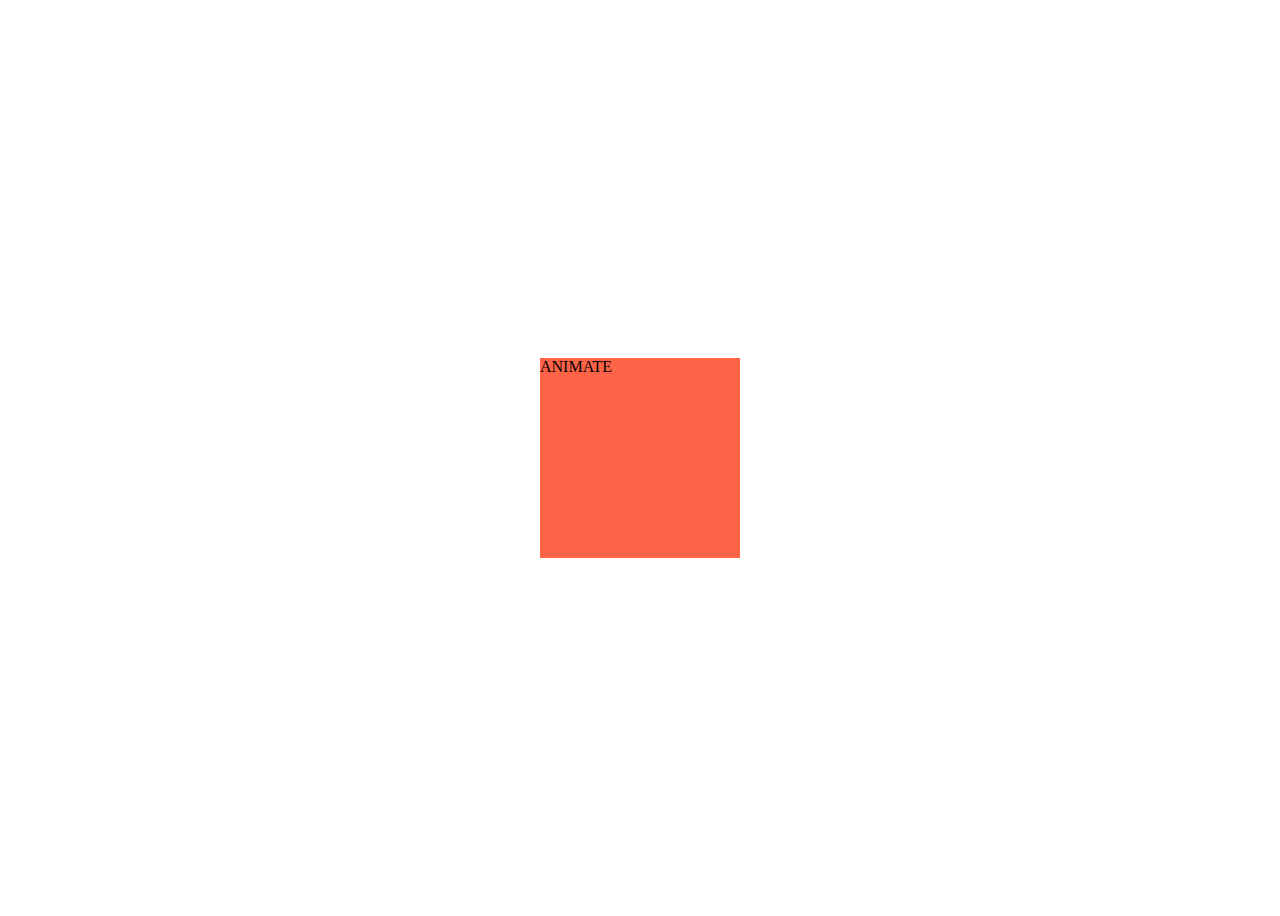
<file: Practice/Animation/index.html>
<!DOCTYPE html>
<html lang="en">
  <head>
    <meta charset="UTF-8" />
    <meta name="viewport" content="width=device-width, initial-scale=1.0" />
    <link rel="stylesheet" href="style.css" />
    <title>Animation</title>
  </head>
  <body>
    <!-- <div class="spinner"></div> -->
    <!-- <div class="loader"><span></span><span></span><span></span></div> -->
    <div class="box">ANIMATE</div>
  </body>
</html>
</file>
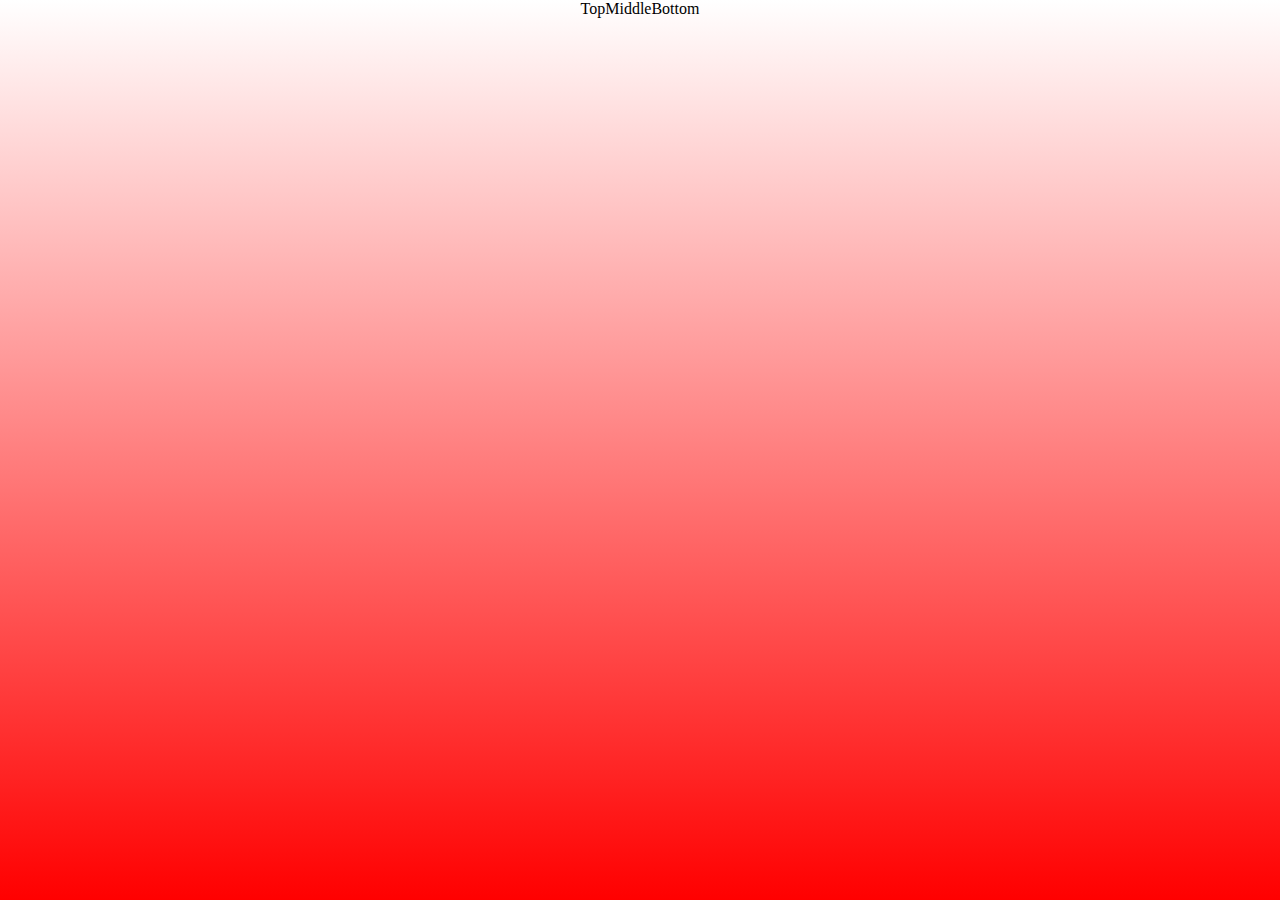
<file: Practice/Flexbox/index.html>
<!DOCTYPE html>
<html lang="en">
  <head>
    <meta charset="UTF-8" />
    <meta name="viewport" content="width=device-width, initial-scale=1.0" />
    <title>Flexbox Practice</title>
    <link rel="stylesheet" href="style.css" />
  </head>
  <body>
    <div class="container">
      <div class="item">Top</div>
      <div class="item">Middle</div>
      <div class="item">Bottom</div>
    </div>
  </body>
</html>
</file>
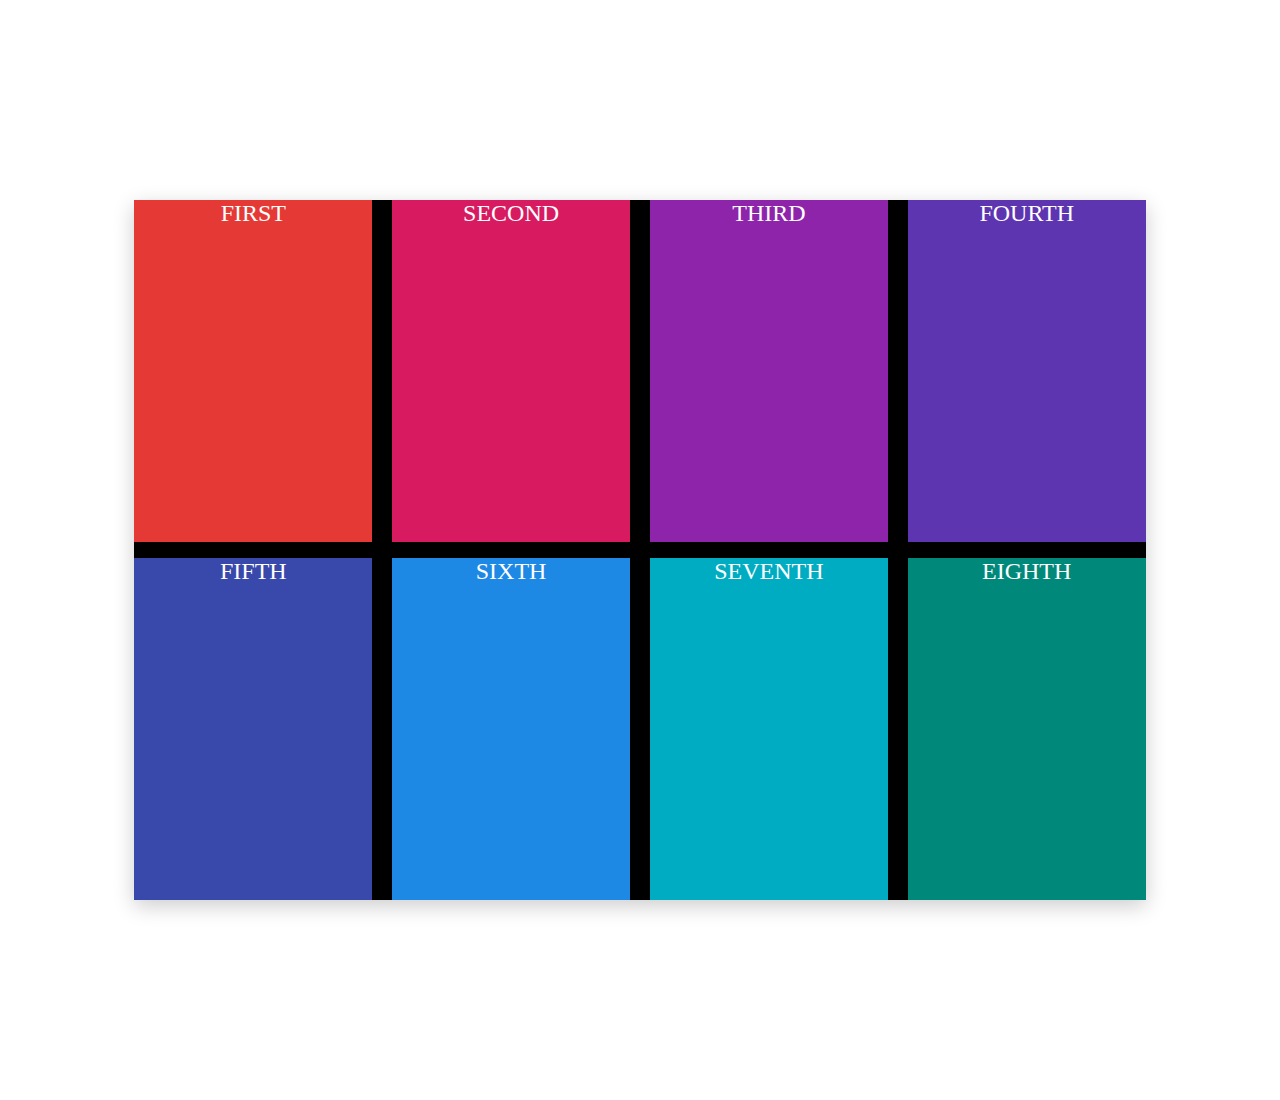
<file: Practice/Grid/index.html>
<!DOCTYPE html>
<html lang="en">
  <head>
    <meta charset="UTF-8" />
    <meta http-equiv="X-UA-Compatible" content="IE=edge" />
    <meta name="viewport" content="width=device-width, initial-scale=1.0" />
    <link rel="stylesheet" href="style.css" />
    <title>Grid</title>
  </head>

  <body>
    <div class="container">
      <div class="box" style="background-color: #e53935">FIRST</div>
      <div class="box" style="background-color: #d81b60">SECOND</div>
      <div class="box" style="background-color: #8e24aa">THIRD</div>
      <div class="box" style="background-color: #5e35b1">FOURTH</div>
      <div class="box" style="background-color: #3949ab">FIFTH</div>
      <div class="box" style="background-color: #1e88e5">SIXTH</div>
      <div class="box" style="background-color: #00acc1">SEVENTH</div>
      <div class="box" style="background-color: #00897b">EIGHTH</div>
    </div>
  </body>
</html>
</file>
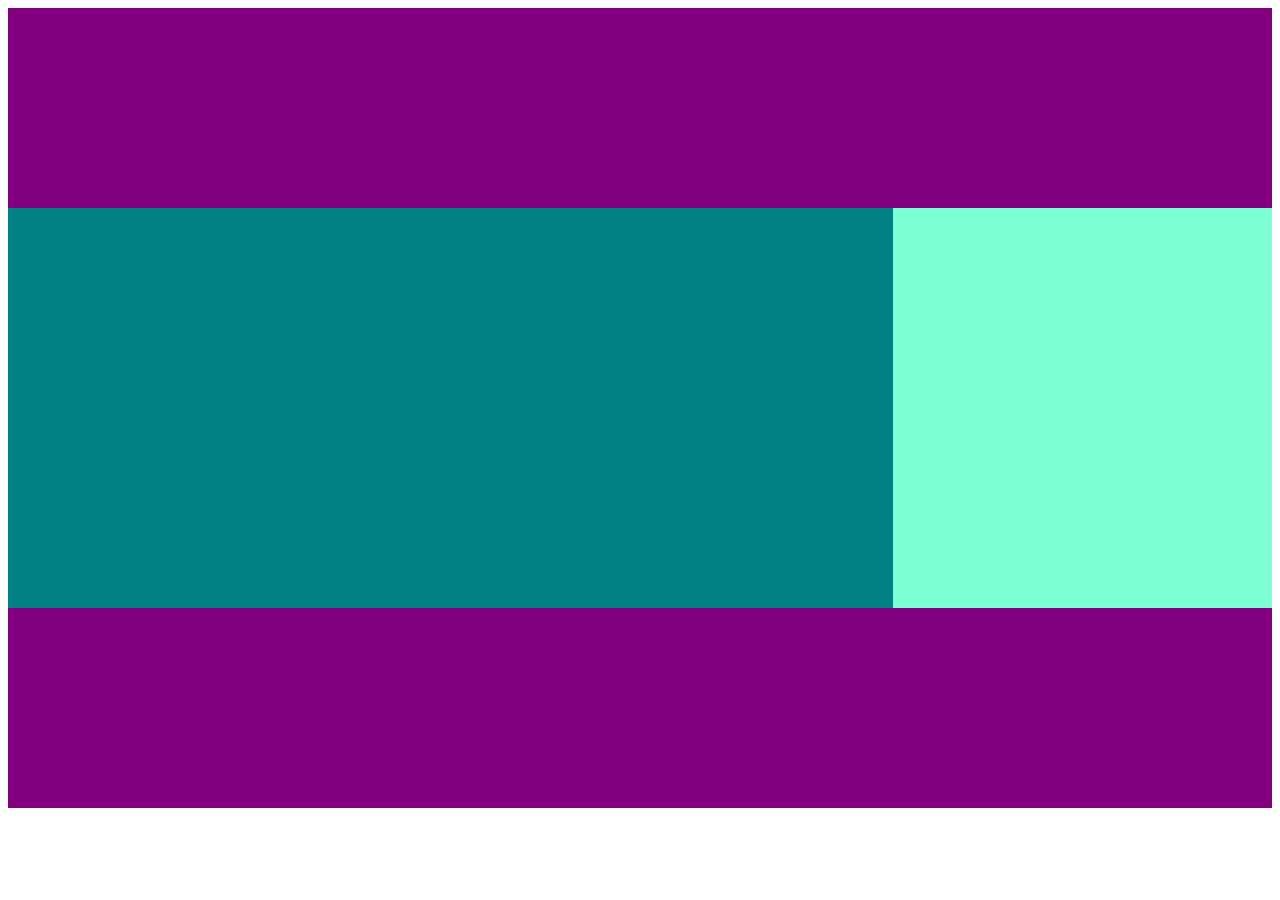
<file: Practice/Responsive/index.html>
<!DOCTYPE html>
<html lang="en">
  <head>
    <meta charset="UTF-8" />
    <meta name="viewport" content="width=device-width, initial-scale=1.0" />
    <link rel="stylesheet" href="style.css" />
    <title>Responsive</title>
  </head>
  <body>
    <header></header>
    <main>
        <article></article>
    <aside></aside>
    </main>
    
    <footer></footer>
      
    </div>
  </body>
</html>

<!-- Common break point -->
<!-- Mobile: 0px-480px -->
<!-- Tablet: 481px - 768px -->
<!-- Small Desktop: 769px - 1024px -->
<!-- Large Desktop: 1025px ~~  -->
</file>
<file: Blog Post/style.css>
body {
  font-family: Mukta, sans-serif;
  font-size: 16px;
  margin: 0;
  padding: 0;
  letter-spacing: 0.5px;
}

h1,
h2,
h3,
h4,
h5,
h6 {
  font-family: Bitter, serif;
  font-weight: 500;
}

h1 {
  font-size: 80px;
  font-weight: 400;
  letter-spacing: -1.5px;
  margin: 0;
}

h2 {
  font-size: 50px;
  letter-spacing: -0.5px;
}

h3 {
  font-size: 40px;
  letter-spacing: 0;
}

h4 {
  font-size: 30px;
  letter-spacing: 0.25px;
}

h5 {
  font-size: 24px;
  letter-spacing: 0.25px;
}

h6 {
  font-size: 20px;
  letter-spacing: 0.5px;
}

code {
  color: #e95400;
  font-weight: 400;
}

.content {
  max-width: 900px;
  margin: 0 auto;
  padding: 32px;
}

.content h3 {
  text-transform: capitalize;
}
.info {
  text-align: center;
  text-transform: uppercase;
  font-family: Bitter, serif;
  font-weight: bold;
  font-size: 14px;
  letter-spacing: 10px;
}

.info span {
  color: #e95400;
}

.headlines {
  text-transform: uppercase;
  font-weight: 500;
  letter-spacing: 0px;
  margin: 40px 0;
  font-size: 18px;
}

.headlines span {
  color: #e95400;
}

.quote {
  border-left: 3.5px solid #e95400;
  padding-left: 20px;
  font-style: italic;
  font-size: 14px;
  letter-spacing: 0.5px;
  margin: 32px 0 64px 32px;
}

.quote cite {
  display: block;
  font-weight: bold;
  margin-left: 20px;
}

footer {
  background-color: #863ae8;

  /* text-align: center; */
}

footer ul {
  list-style: none;
  margin: 0 auto;
  width: 100%;
  max-width: 900px;
  text-align: center;
  padding: 28px 0;
}

footer ul li {
  display: inline;
  padding: 0 16px;
}

footer ul li a {
  text-decoration: none;
  color: white;
}

footer ul li a:hover {
  text-decoration: underline;
  color: white;
}

.hero {
  background-color: #863ae8;
  height: 100vh;
  color: white;
  text-align: center;

  display: flex;
  flex-direction: column;
  align-items: center;
  justify-content: center;
}

.hero h1,
.hero p {
  width: 75%;
  max-width: 900px;
  margin: 16px 0;
}

.hero hr {
  width: 50%;
}
</file>
<file: Cantilever/app.css>
body {
  font-family: "Space Mono", monospace;
  background-color: #fdf9fd;
}

.container {
  width: 50%;
  margin-left: 50px;
  margin-top: 100px;
}

h1 {
  font-size: 100px;
  line-height: 1;
  font-weight: 400;
}

h2 {
  font-size: 50px;
}

p {
  font-size: 20px;
}

span {
  font-weight: bold;
  text-shadow: 0 -6.25px blue, 0 -12.5px cyan, 0 6.25px red, 0 12.5px yellow;
}
</file>
<file: Cost Estimator/style.css>
body {
  background-color: #e3d8fa;

  font-family: "Open Sans", sans-serif;
  display: flex;
  flex-direction: column;
  justify-content: center;
  align-items: center;
  padding: 64px;
}

h1 {
  color: #422f89;
  font-weight: bold;
  font-size: 4rem;
}

.container {
  background-color: white;
  width: 100%;
  max-width: 900px;
  border-radius: 20px;
  display: flex;
  flex-direction: column;
  justify-content: center;
  align-items: center;
  padding: 0 64px 64px 64px;
  position: relative;
}

.tabs {
  display: flex;
  flex-direction: row;
  width: 100%;
  justify-content: space-around;
  text-transform: uppercase;
  font-weight: bold;
  color: #b9aaef;
  margin: 0 0 32px 0;
}

.tabs p {
  padding: 16px;
}

.tabs p:hover {
  color: #453275;
  cursor: pointer;
}

.tabs p.active {
  color: #453275;
  position: relative;
}

.line {
  height: 3px;
  width: 100%;
  background-color: rgb(231, 231, 231);
  position: absolute;
  top: 90px;
}

.tabs .active::before {
  content: "";
  width: 200%;
  height: 4px;
  background-color: rgb(83, 49, 156);
  position: absolute;
  bottom: -23.5px;
  left: -50%;
  z-index: 2;
  border-radius: 10px;
}
</file>
<file: Grid Project/style.css>
body {
  font-family: "Poppins", sans-serif;
}

.container {
  max-width: 90%;
  margin: 0 auto;
  padding: 0 16px;
}

.navbar .right img {
  width: 30px;
  height: 30px;
}

.navbar .hamburger {
  height: 50px;
  width: 50px;
  display: none;
}

.navbar .bar {
  background-color: black;
  height: 4px;
  width: 36px;
  margin: 3px;
  border-radius: 10px;
}

.navbar {
  display: flex;
  justify-content: space-between;
  align-items: center;
  padding: 64px 0;
}

.navbar .left {
  font-size: 24px;
  font-weight: bold;
}

.navbar .right {
  width: 400px;
  display: flex;
  justify-content: space-between;
  align-items: center;
}

.navbar .right a {
  text-decoration: none;
  color: black;
}

.navbar .right a:hover {
  text-decoration: underline;
  color: black;
}

.project-grid {
  width: 100%;

  display: grid;
  grid-template-areas:
    "eth eth alphabet"
    "eth eth traveler"
    "astro cube traveler"
    "cup insta insta"
    "cup insta insta"
    "foam foam dimensional"
    "foam foam dimensional";
  grid-gap: 16px;
}

#eth {
  grid-area: eth;
}

#alphabet {
  grid-area: alphabet;
}

#astro {
  grid-area: astro;
}

#cube {
  grid-area: cube;
}

#traveler {
  grid-area: traveler;
}

#cup {
  grid-area: cup;
}

#insta {
  grid-area: insta;
}

#foam {
  grid-area: foam;
}

#dimensional {
  grid-area: dimensional;
}

.project {
  position: relative;
}

.project img {
  width: 100%;
  height: 100%;
  object-fit: cover;
}

.project .overlay {
  background-color: rgba(255, 255, 255, 0.1);
  position: absolute;
  top: 0;
  left: 0;
  width: 100%;
  height: 100%;
  display: flex;
  justify-content: center;
  align-items: center;
  margin: 0;
  font-size: 36px;
  font-weight: bold;
  letter-spacing: 2px;
  opacity: 0;
  transition: all 0.2s ease;
}

.project .overlay:hover {
  opacity: 1;
  cursor: pointer;
}

.overlay.white {
  color: white;
}

.footer {
  text-align: center;
  padding: 16px;
}

@media only screen and (max-width: 1100px) {
  .container {
    max-width: 100%;
  }
  .project-grid {
    max-width: 100%;
    grid-template-areas:
      "eth eth "
      "alphabet traveler"
      "cube astro"
      "insta insta"
      "cup foam"
      "dimensional  dimensional";
  }
}

@media only screen and (max-width: 768px) {
  .project-grid {
    margin-top: 100px;
  }
  .navbar {
    padding: 16px 24px;
    box-sizing: border-box;
    position: fixed;
    top: 0;
    left: 0;
    z-index: 3;
    background-color: white;
    width: 100%;
    padding: 16px;
  }
  .navbar .right {
    display: none;
  }

  .navbar .hamburger {
    display: flex;
    flex-direction: column;
    justify-content: center;
    align-items: center;
  }

  .project-grid {
    max-width: 100%;
    grid-template-areas:
      "eth eth "
      "alphabet alphabet"
      "cube astro"
      "traveler traveler"
      "insta insta"
      "cup cup"
      "foam foam"
      "dimensional  dimensional";
  }

  .project .overlay {
    font-size: 24px;
  }
}

.hamburger .bar:nth-child(1) {
  animation: flipBar1 1s infinite;
}

.hamburger .bar:nth-child(2) {
  animation: fadeBar2 1s infinite;
}

.hamburger .bar:nth-child(3) {
  animation: flipBar3 1s infinite;
}

@keyframes flipBar1 {
  from {
    transform: rotate(0);
  }
  to {
    transform: rotate(45deg) translate(4px, 10px);
  }
}

@keyframes flipBar3 {
  from {
    transform: rotate(0);
  }
  to {
    transform: rotate(-45deg) translate(4px, -10px);
  }
}

@keyframes fadeBar2 {
  from {
    transform: scaleX(1);
    opacity: 1;
  }
  to {
    transform: scaleX(0);
    opacity: 0;
  }
}
</file>
<file: Hazel CV/style.css>
body {
  margin: 0;
  padding: 0;
  font-family: "Forum", serif;
}

.hero {
  background-color: #f08e80;
  min-height: 90vh;
  margin: 0;
  color: white;
  display: inline-block;
}

.navbar {
  display: flex;
  justify-content: space-between;
  align-items: center;
  color: white;
  padding: 24px 32px;
  box-sizing: border-box;
}

.navbar .links a {
  color: white;
  text-decoration: none;
  margin-right: 60px;
  font-size: 1.2rem;
}

.navbar p {
  font-size: 2rem;
  font-weight: bold;
  margin: 0;
}

.navbar .contact {
  background-color: white;
  color: #f08e80;
  padding: 16px 24px;
  text-decoration: none;
}

.navbar .contact:hover {
  opacity: 0.8;
}

.hero-content {
  padding: 0 15%;
}

.tagline {
  color: white;
  font-size: 5rem;
  letter-spacing: 2px;
  padding: 32px 0;
}

.two-column-section {
  font-size: 2rem;
}

.two-column-section > p {
  width: 50%;
  float: left;
  box-sizing: border-box;
}

.two-column-section .skills {
  width: 50%;
  float: left;
  box-sizing: border-box;
  list-style: none;
  padding: 0;
}

.two-column-section .skills li {
  width: 50%;
  float: left;
  font-size: 1.25rem;
}

.blog-section {
  background-color: white;
  padding: 64px 0;
}

.blog-content {
  padding: 0 15%;
}

.two-column-section .blog-post {
  width: 50%;
  float: left;
}

.blog-heading {
  font-size: 2rem;
}

.blog-text {
  font-size: 1rem;
}

.blog-post {
  margin-top: 24px;
}

.blog-post .blog-date {
  font-size: 0.9rem;
  color: gray;
  margin-bottom: 32px;
}

.blog-post p {
  margin: 8px 0;
}

.events-section {
  background-color: #fdf0e6;
  padding: 64px 0;
  display: inline-block;
  width: 100%;
}

.events-content {
  padding: 0 15%;
}

.events-card {
  width: 50%;
  float: left;
  margin-top: 24px;
}

.events-card p {
  margin: 8px 0;
}
.event-title {
  font-size: 2rem;
}
.event-location {
  font-size: 1rem;
}
.events-card .event-date {
  font-size: 0.9rem;
  color: grey;
  margin-bottom: 32px;
}

footer {
  background-color: black;
  color: white;
  padding: 64px;
}

.footer-content {
  text-align: center;
}

footer img {
  width: 2rem;
  height: 2rem;
  margin: 0 8px;
}

@media only screen and (max-width: 1000px) {
  .hero-content,
  .blog-content,
  .events-content {
    padding: 0 5%;
  }
}

@media only screen and (max-width: 750px) {
  .tagline {
    font-size: 3.5rem;
  }

  .two-column-section > p {
    width: 100%;
  }

  .two-column-section .skills {
    width: 100%;
  }

  .two-column-section .blog-post {
    width: 100%;
  }

  .section-heading {
    font-size: 2.5rem;
    font-weight: bold;
    margin-bottom: 0;
  }
}

@media only screen and (max-width: 500px) {
  .tagline {
    font-size: 2.5rem;
    margin: 0;
  }

  .links {
    display: none;
  }
}
</file>
<file: Practice/style.css>
body {
  top: 0;
  left: 0;
  height: 100vh;
  background: linear-gradient(to right, #1e5799 0%, #2989d8 50%, #7db9e8 100%);
  display: flex;
  justify-content: center;
  align-items: center;
}

button {
  font-weight: 600;
  font-size: 1.5rem;
  margin-left: 10px;
  border: none;
  color: #1e5799;
  border-radius: 5px;
  padding: 10px 20px;
  cursor: pointer;
  transition: all 0.2s ease-in-out, box-shadow 0.2s ease-in-out;
}

.btn1 {
  box-shadow: 0px 14px 28px rgba(0, 0, 0, 0.25),
    0px 10px 10px rgba(0, 0, 0, 0.22);
}

.btn1:hover {
  transform: translateY(-10px);
  box-shadow: 0px 19px 38px rgba(0, 0, 0, 0.3),
    0px 15px 13px rgba(0, 0, 0, 0.22);
}

.btn2:hover {
  transform: scale(0.95);
  box-shadow: none;
}
</file>
<file: SkiResort/style.css>
body {
  background-color: #463d36;
  color: #463d36;
}

.container {
  background-color: white;
  width: 600px;
  margin: 100px auto;
  padding: 40px;
  border-radius: 20px;
}

.container h1 {
  text-transform: uppercase;
  margin-top: 0;
  font-size: 40px;
  font-weight: 100;
}

.container h2 {
  color: #a6192e;
  text-transform: uppercase;
  font-size: 28px;
  margin-bottom: 0;
}

.container p {
  font-size: 28px;
}

.container button {
  background-color: #463d36;
  color: white;
  padding: 30px 40px;
  font-size: 24px;
  font-weight: bold;
  text-transform: uppercase;
}
</file>
<file: Practice/Animation/style.css>
body {
  display: flex;
  justify-content: center;
  align-items: center;
  height: 100vh;
}

.box {
  background-color: tomato;
  height: 200px;
  width: 200px;
  animation: move 2s ease-in-out;
  animation-fill-mode: forwards;
}

@keyframes move {
  0% {
    background-color: hotpink;
    transform: translateX(0);
  }
  100% {
    transform: translateX(300px);
    background-color: olive;
  }
}
/* 
.loader span {
  display: inline-block;
  width: 30px;
  height: 30px;
  background-color: lightblue;
  border-radius: 50%;
  margin: 0 10px;
  animation: 1s jump infinite; 
}

.loader span:nth-child(1) {
  animation: 1s jump infinite ease-in-out;
}

.loader span:nth-child(2) {
  animation: 1s 0.3333s jump infinite ease-in-out;
}

.loader span:nth-child(3) {
  animation: 1s 0.6666s jump infinite ease-in-out;
} */

/* @keyframes jump {
  0% {
    transform: translateY(0) scale(1);
  }
  30% {
    transform: translateY(-20px) scale(1.2);
  }
  75% {
  }
} */

/*.spinner {
  width: 300px;
  height: 300px;
  border: 7px solid gray;
  border-top-color: #3f51b5;
  border-radius: 50%;
  animation: spin 1s infinite ease-in-out;
   animation-name: spin;
  animation-iteration-count: infinite;
  animation-duration: 1s;
  animation-timing-function: ease-in-out; 
}
  */

/* @keyframes spin {
  0% {
    transform: rotate(0deg);
  }
  100% {
    transform: rotate(360deg);
  }
} */

/* .box {
  width: 300px;
  height: 300px;
  background-color: orangered;
  color: white;
  font-size: 2rem;
  display: flex;
  justify-content: center;
  align-items: center;
  animation: spin 3s ease-in-out 2s infinite alternate;
 animation-name: spin;
  animation-duration: 3s;
  animation-iteration-count: infinite;
  animation-direction: alternate;
  animation-delay: 2s;
  animation-timing-function: ease-in-out; 
} */

/* @keyframes spin {
  from {
    transform: rotate(0deg);
  }

  to {
    transform: rotate(360deg);
  }
}

@keyframes move {
  0% {
    transform: translateX(0);
  }
  25% {
    transform: translateX(500px);
  }

  75% {
    transform: translateX(800px);
  }
  100% {
    transform: translateX(2000px);
  }
} */

/* @keyframes rainbow {
  0% {
    background-color: red;
  }
  50% {
    background-color: yellow;
  }

  100% {
    background-color: green;
  }
} */

/* @keyframes colorchange {
  from {
    background-color: pink;
  }

  to {
    background-color: cyan;
  }
} */
</file>
<file: Practice/Flexbox/style.css>
body {
  margin: 0;
  height: 100vh;
  background: linear-gradient(white, red);
}

.container {
  display: flex;
  justify-content: center;
}

.card {
  background-color: white;
  border: 2px solid black;
  width: 400px;
  margin: 0 30px;
  display: flex;
  flex-direction: column;
  justify-content: space-between;
  padding: 10px;
}

.card footer {
  background-color: slateblue;
  color: white;
  padding: 20px;
  margin-top: auto;
  text-align: center;
}
</file>
<file: Practice/Grid/style.css>
.container {
  height: 700px;
  width: 80%;
  margin: 200px auto;
  background-color: black;
  box-shadow: 0 6px 20px rgb(0 0 0 / 0.2);
  display: grid;
  /* grid-template-columns: minmax(500px, 1fr) minmax(500px, 1fr); */
  /* grid-template-rows: 1fr  */
  /* grid-template-columns: 1fr 1fr 1fr;
  grid-template-rows: minmax(100px, auto); */
  /* grid-template-columns: repeat(4, minmax(100px, 200px)); */
  /* grid-template: repeat(2, 1fr) / repeat(5, minmax(100px, 200px)); */
  /* grid-template-columns: fit-content(300px) fit-content(600px) fit-content(
      300px
    ); */

  grid-template: 1fr 1fr / repeat(4, 1fr);
  /* column-gap: 20px;
  row-gap: 16px; */
  grid-gap: 16px 20px;
}

.box {
  color: white;
  font-size: 1.5rem;
  text-align: center;
}
</file>
<file: Practice/Responsive/style.css>
/* @media only screen and (max-width: 480px) {
  body {
    background-color: red;
  }

  body::before {
    content: "Mobile size";
  }
}

@media only screen and (min-width: 481px) and (max-width: 768px) {
  body {
    background-color: orange;
  }

  body::before {
    content: "Tablet size";
  }
}

@media only screen and (min-width: 769px) and (max-width: 1024px) {
  body {
    background-color: cyan;
  }

  body::before {
    content: "Small desktop size";
  }
}

@media only screen and (min-width: 1025px) {
  body {
    background-color: green;
  }

  body::before {
    content: "Large desktop size";
  }
} */
/* .navbar {
  display: flex;
  background-color: steelblue;
  color: white;
  justify-content: space-between;
  align-items: center;
  padding: 0 40px;
}

.navbar a {
  color: white;
  text-decoration: none;
  font-size: 1.5rem;
  margin: 0 20px;
}

@media only screen and (max-width: 769px) {
  .navbar a {
    margin: 0 5px;
  }
}

@media only screen and (max-width: 480px) {
  .navbar {
    display: flex;
    flex-direction: column;
    padding: 40px;
  }
  .navbar .links {
    display: flex;
    flex-direction: column;
  }
} */

/* .box {
  border: 2px solid white;
  box-sizing: border-box;
  height: 300px;
  background-color: steelblue;
  flex: 1 1 20%;
}

.box:nth-of-type(2n) {
  background-color: lightgreen;
}
.container {
  display: flex;
  flex-wrap: wrap;
}

@media only screen and (max-width: 1400px) {
  .box {
    flex: 1 1 25%;
  }
}

@media only screen and (max-width: 1000px) {
  .box {
    flex: 1 1 33.33%;
  }
}

@media only screen and (max-width: 700px) {
  .box {
    flex: 1 1 50%;
  }
}

@media only screen and (max-width: 500px) {
  .box {
    flex: 1 1 100%;
  }
} */

/* ---------------- */
header,
footer {
  background-color: purple;
  height: 200px;
}

article {
  background-color: teal;
  height: 400px;
}

aside {
  background-color: aquamarine;
  height: 400px;
}

@media only screen and (min-width: 1000px) {
  main {
    display: flex;
  }

  article {
    flex: 1 1 70%;
  }

  aside {
    flex: 1 1 30%;
  }
}

@media only screen and (min-width: 1500px) {
  main {
    display: flex;
  }

  article {
    flex: 1 1 90%;
  }

  aside {
    flex: 1 1 10%;
  }
}
</file>
